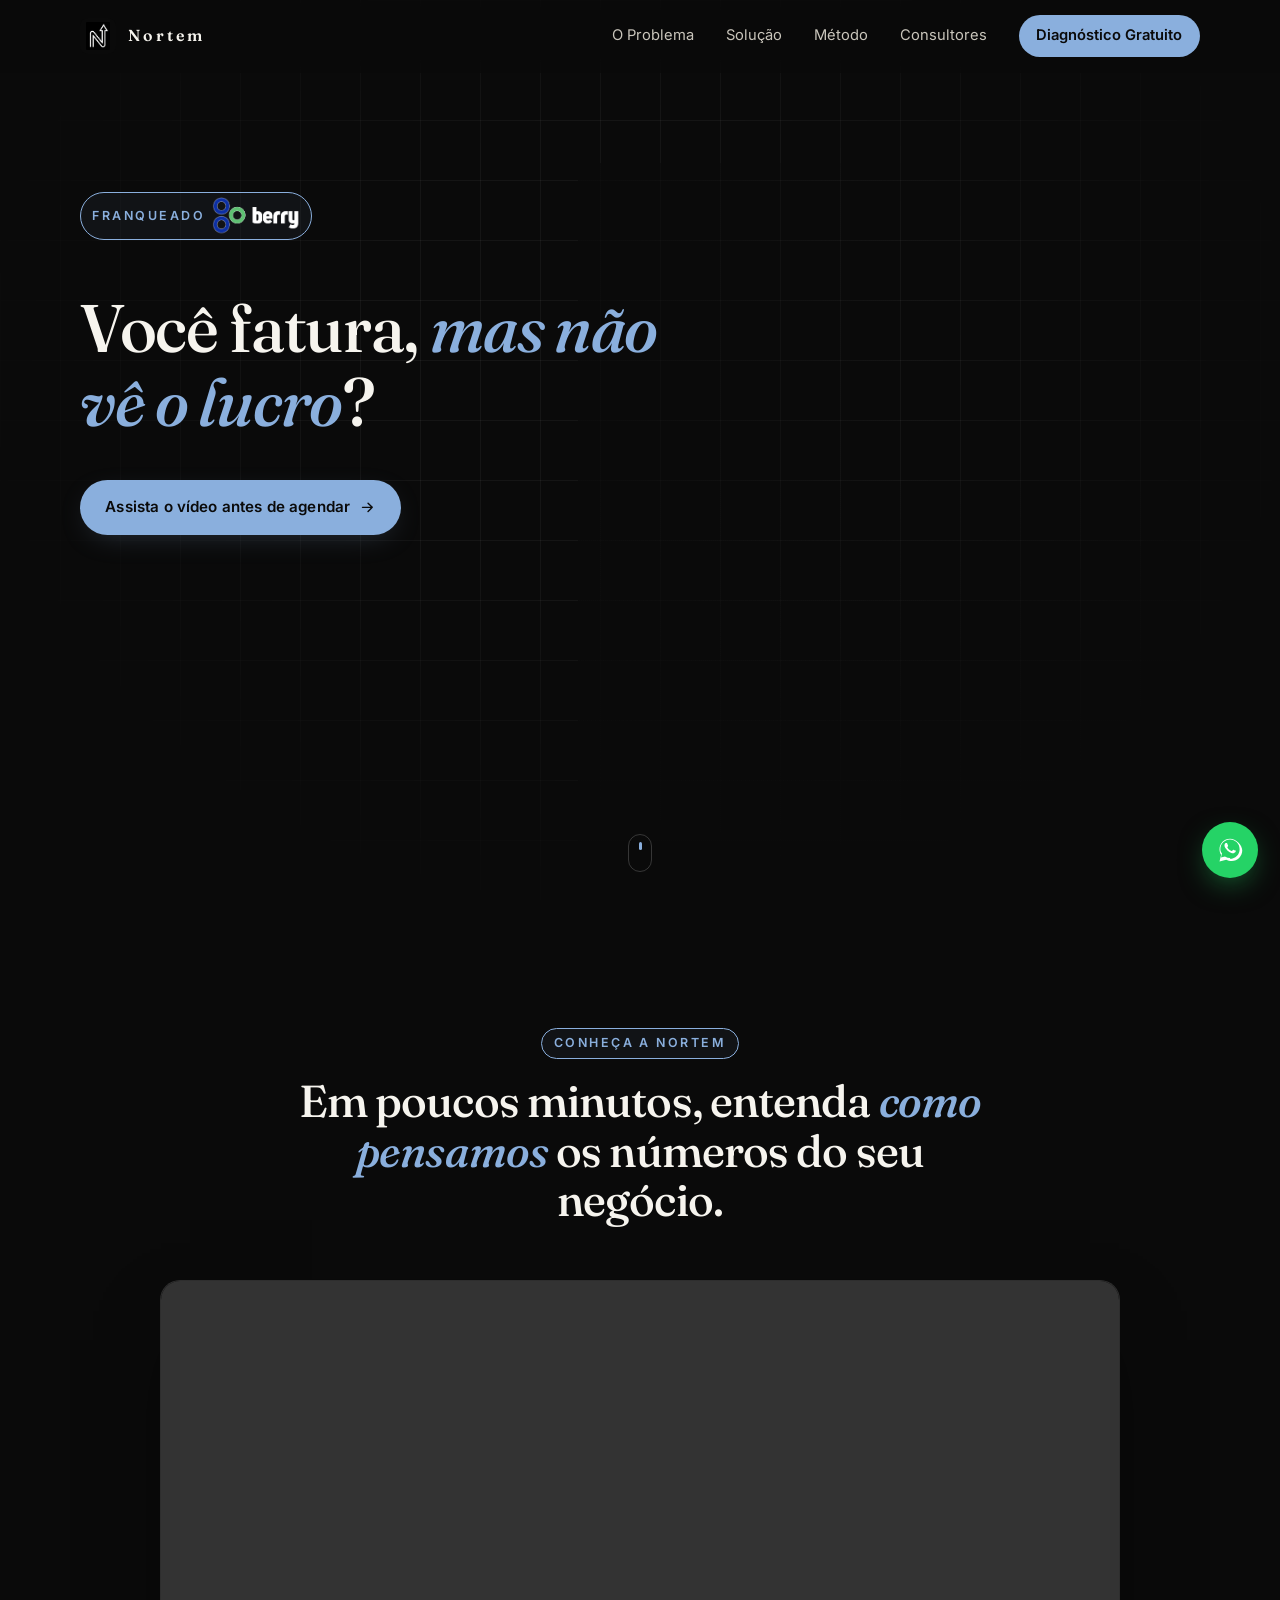
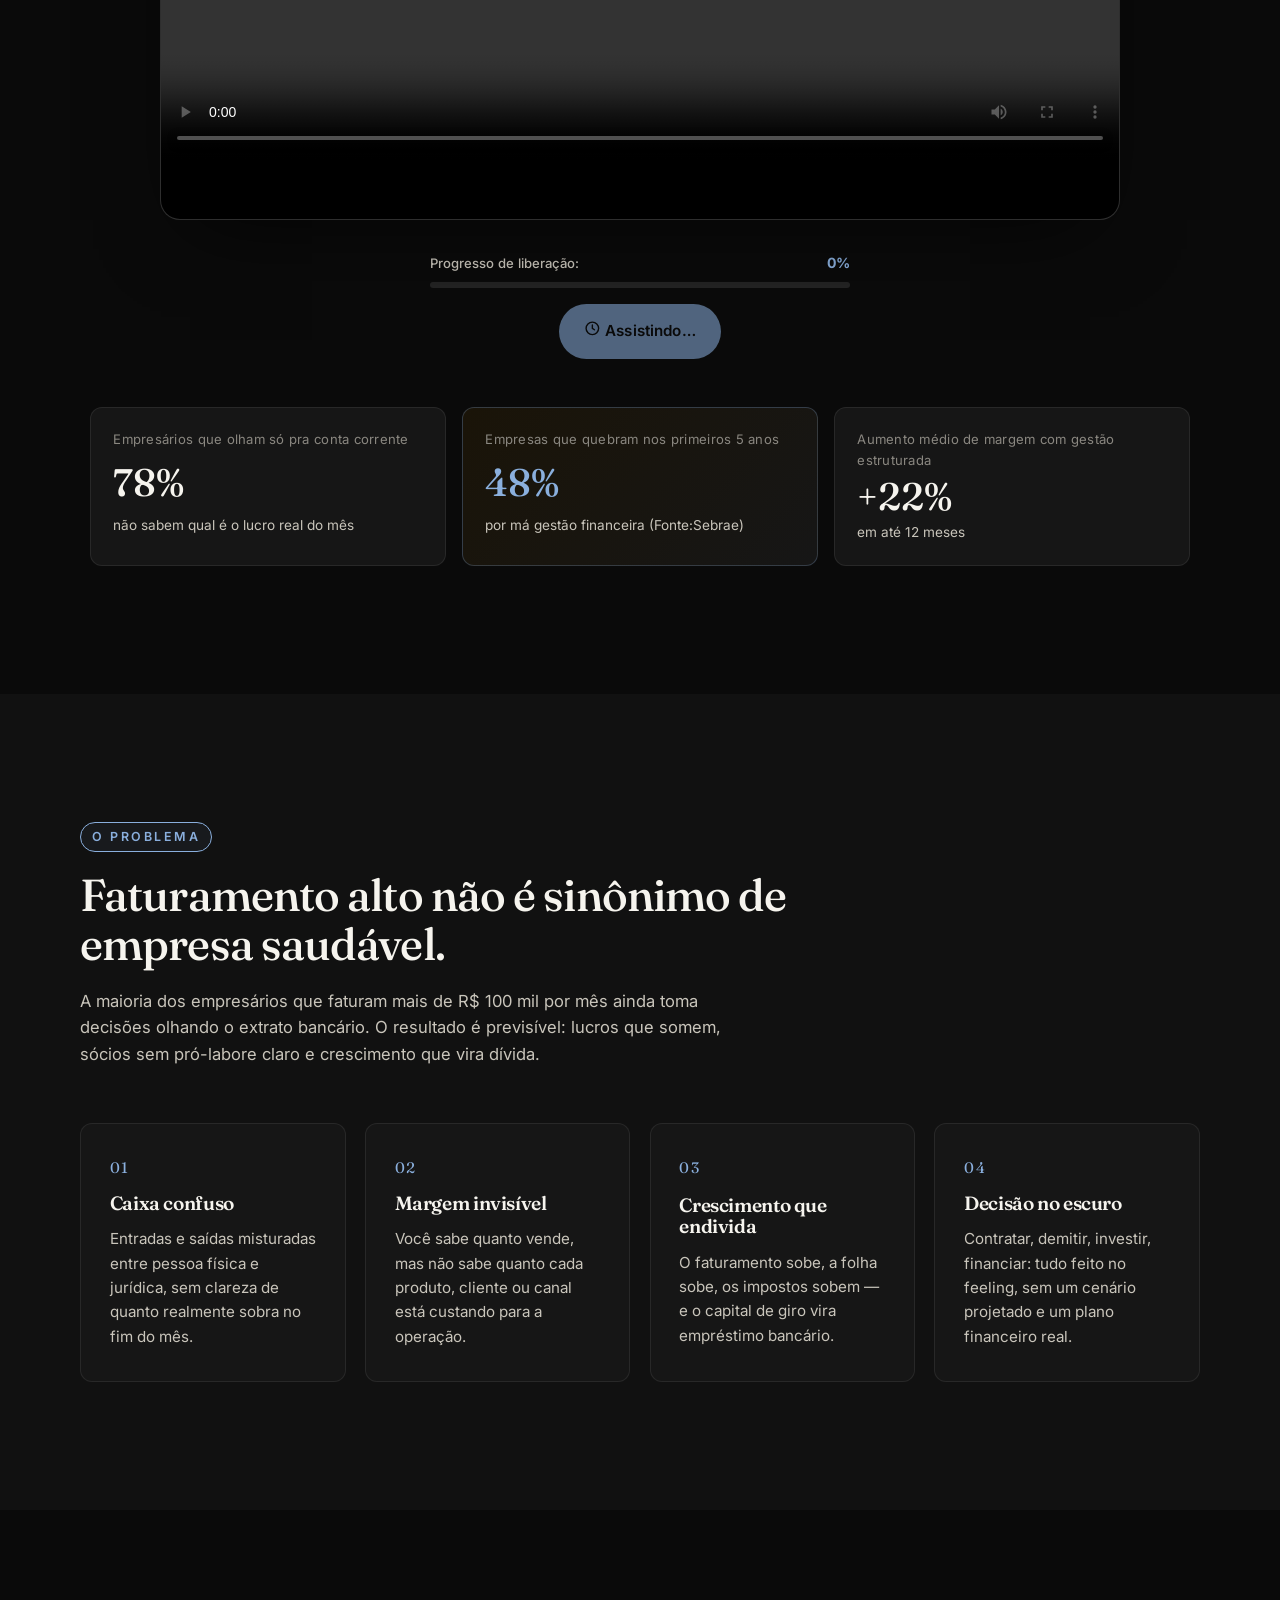
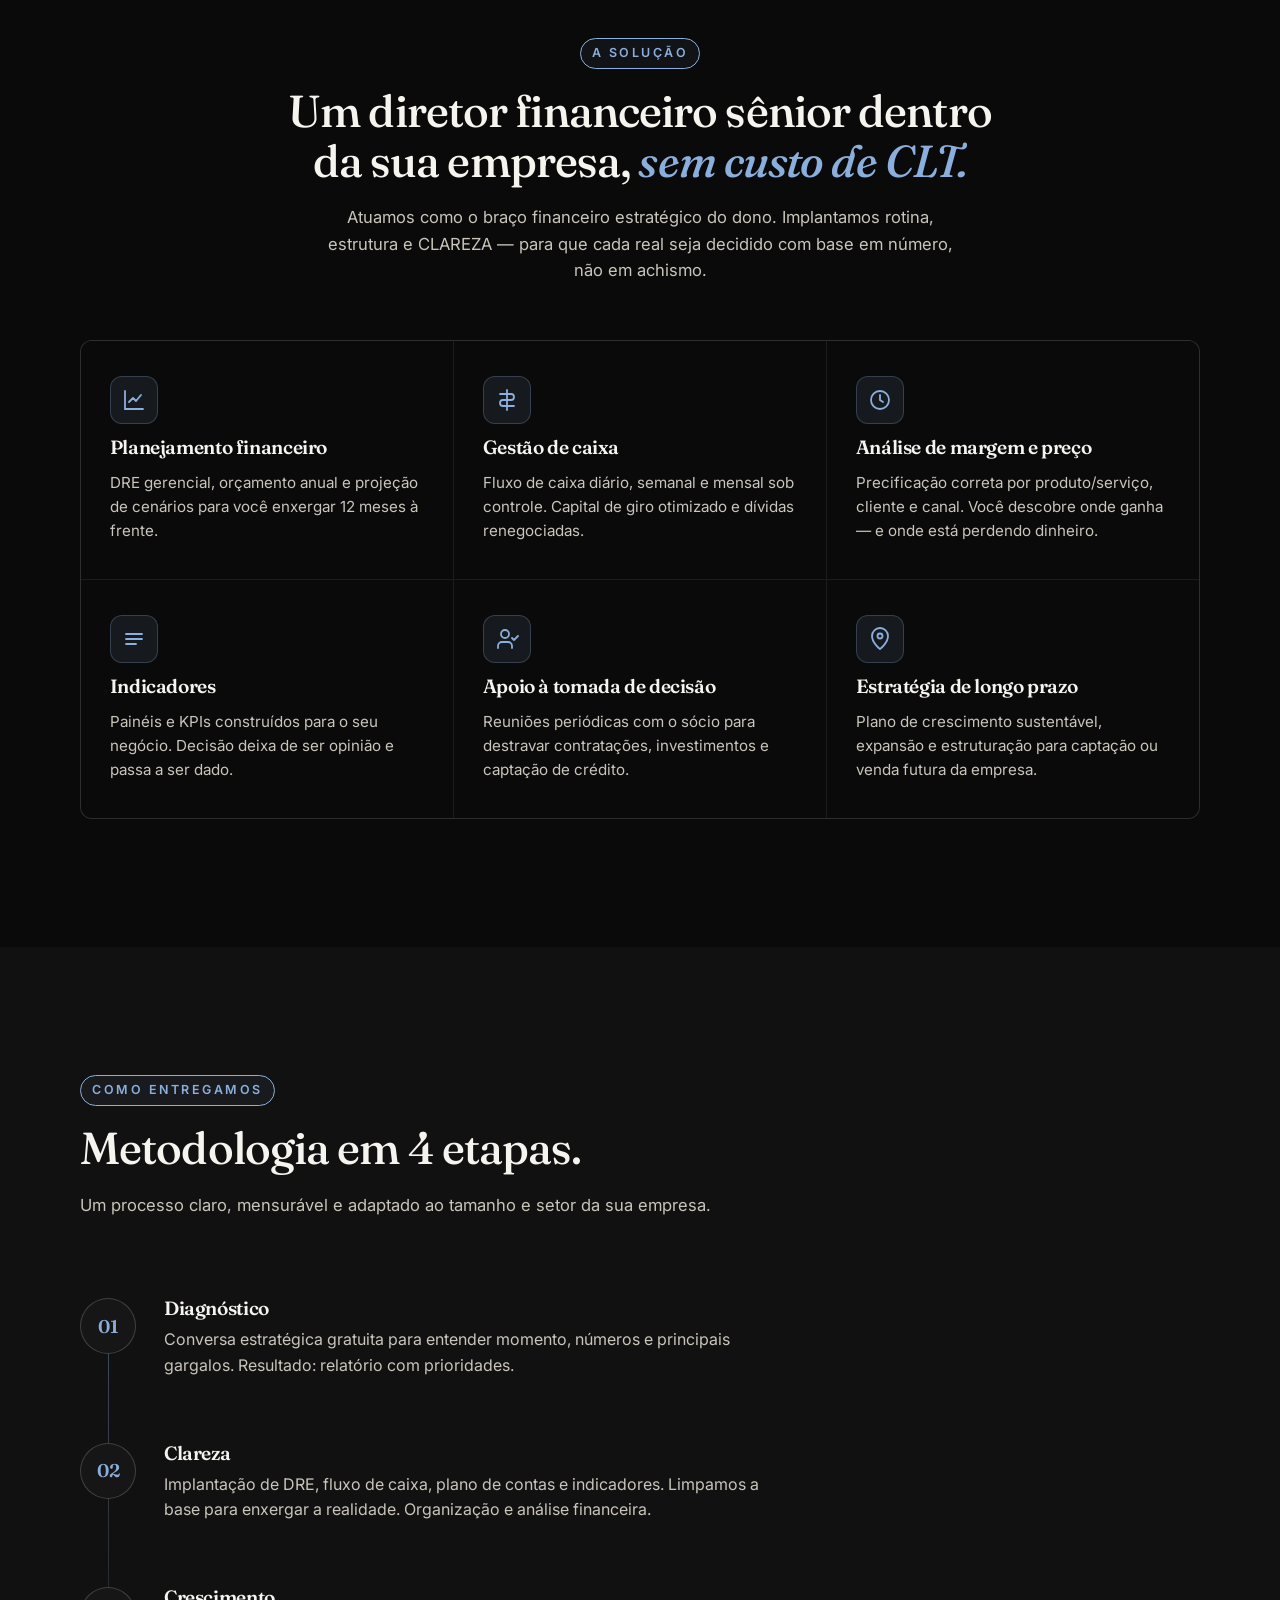
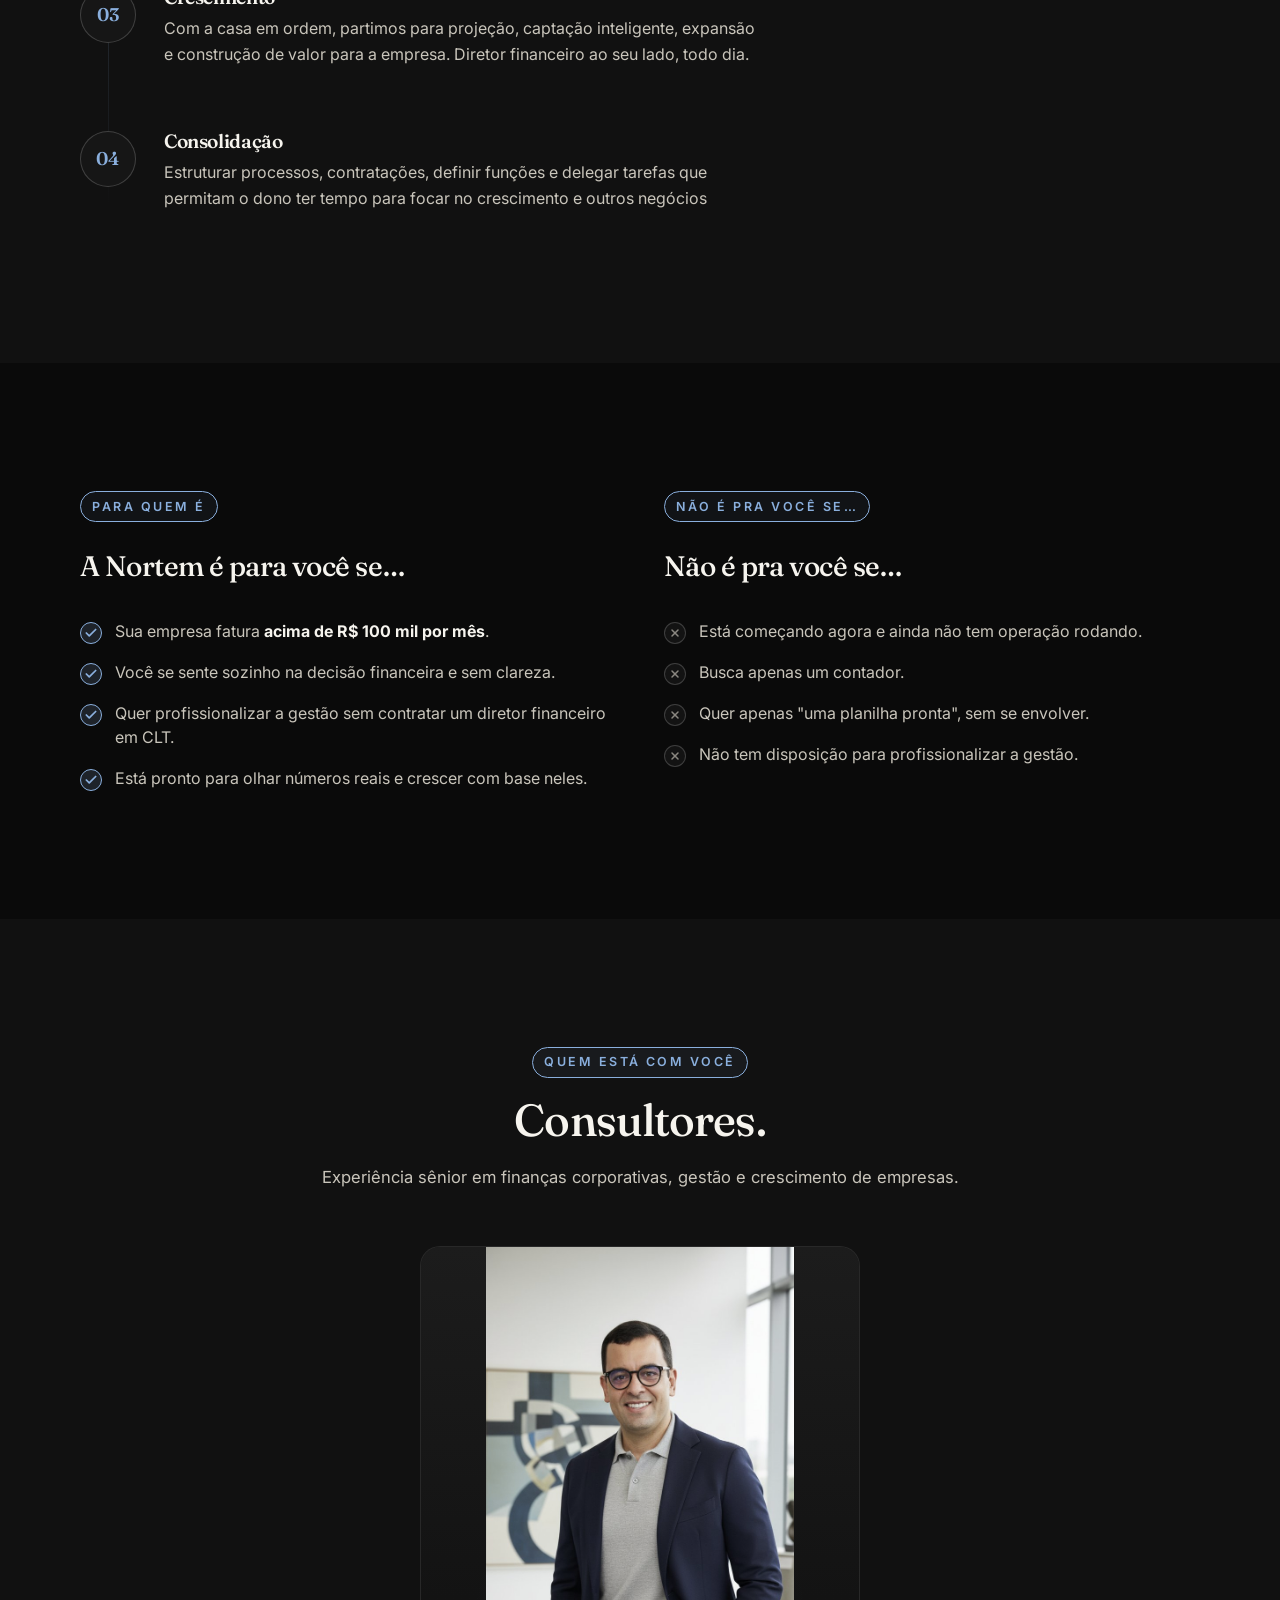
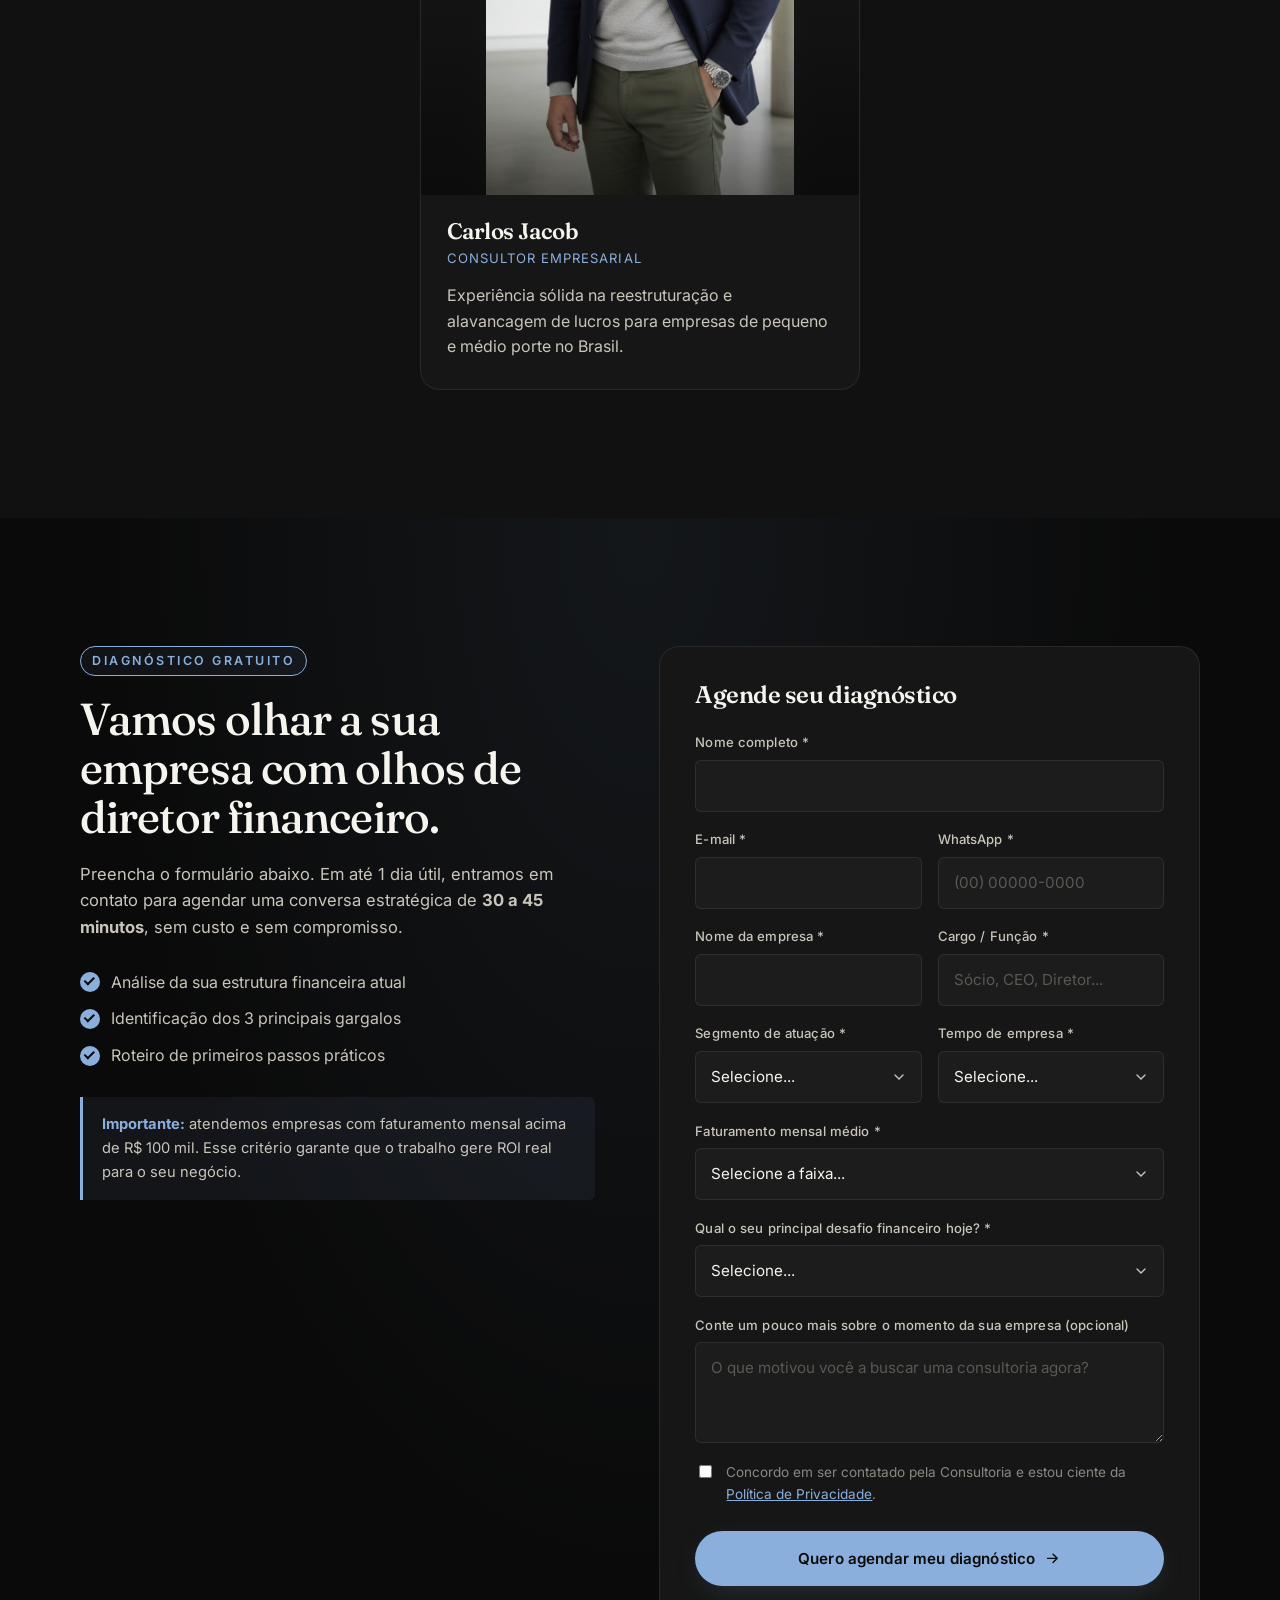
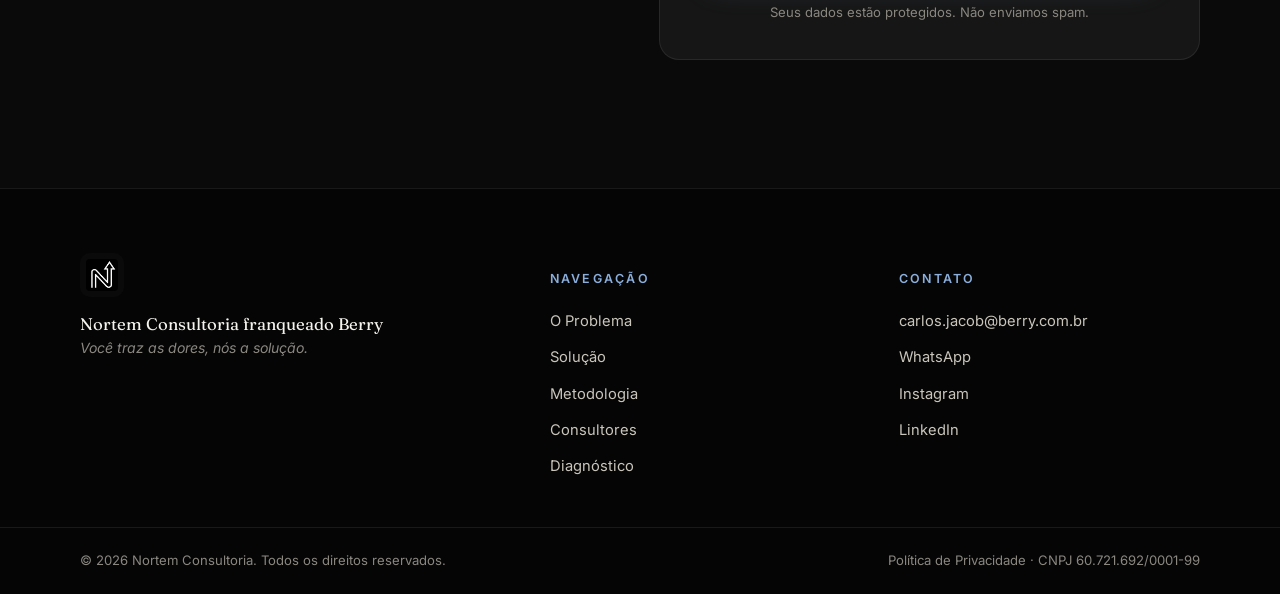
<file: index.html>
<!DOCTYPE html>
<html lang="pt-BR">
<head>
  <meta charset="UTF-8" />
  <meta name="viewport" content="width=device-width, initial-scale=1.0" />
  <meta name="description" content="Nortem Consultoria — Diretor financeiro terceirizado para empresas que faturam acima de R$ 100 mil/mês. Você fatura, mas não vê o lucro? Tenha a clareza de um diretor financeiro profissional cuidando do seu caixa. Diagnóstico gratuito." />
  <meta name="theme-color" content="#0a0a0a" />

  <!-- Open Graph -->
  <meta property="og:title" content="Nortem Consultoria — Diretor Financeiro para Empresas em Crescimento" />
  <meta property="og:description" content="Você traz as dores e nós a solução. Consultoria financeira estratégica para empresas que faturam acima de R$ 100 mil/mês." />
  <meta property="og:type" content="website" />
  <meta property="og:image" content="assets/img/logo.png" />

  <title>Nortem Consultoria — Diretor Financeiro para Empresas em Crescimento</title>

  <!-- Fontes -->
  <link rel="preconnect" href="https://fonts.googleapis.com" />
  <link rel="preconnect" href="https://fonts.gstatic.com" crossorigin />
  <link
    href="https://fonts.googleapis.com/css2?family=Fraunces:opsz,wght@9..144,300;9..144,400;9..144,500;9..144,600;9..144,700&family=Inter:wght@300;400;500;600;700&display=swap"
    rel="stylesheet"
  />

  <!-- Ícones -->
  <link rel="icon" type="image/png" href="assets/img/logo.png" />

  <!-- Estilos -->
  <link rel="stylesheet" href="assets/css/style.css" />
</head>
<body>
  <!-- Header / Nav -->
  <header class="site-header" id="siteHeader">
    <div class="container header-inner">
      <a href="#hero" class="brand" aria-label="Nortem Consultoria">
        <img src="assets/img/logo.png" alt="Logo Nortem" class="brand-logo" />
        <span class="brand-name">Nortem</span>
      </a>

      <nav class="nav-desktop" aria-label="Navegação principal">
        <a href="#problema">O Problema</a>
        <a href="#solucao">Solução</a>
        <a href="#metodologia">Método</a>
        <a href="#consultores">Consultores</a>
        <a href="#diagnostico" class="nav-cta">Diagnóstico Gratuito</a>
      </nav>

      <button class="nav-toggle" aria-label="Abrir menu" aria-expanded="false" id="navToggle">
        <span></span><span></span><span></span>
      </button>
    </div>

    <nav class="nav-mobile" id="navMobile" aria-label="Navegação mobile">
      <a href="#problema">O Problema</a>
      <a href="#solucao">Solução</a>
      <a href="#metodologia">Método</a>
      <a href="#consultores">Consultores</a>
      <a href="#diagnostico" class="nav-cta">Diagnóstico Gratuito</a>
    </nav>
  </header>

  <main>
    <!-- HERO -->
    <section class="hero" id="hero">
      <div class="hero-bg" aria-hidden="true">
        <div class="grid-lines"></div>
        <div class="glow glow-1"></div>
        <div class="glow glow-2"></div>
      </div>

      <div class="container hero-inner">
        <div class="hero-content">
          <span class="eyebrow eyebrow--with-logo">
            Franqueado
            <img src="assets/img/logo berry.png" alt="Berry Consultoria" class="berry-logo" />
          </span>
          <h1 class="hero-title">
            Você fatura, <span class="accent">mas não vê o lucro</span>?
          </h1>

          <div class="hero-cta">
            <a href="#video" class="btn btn-primary">
              Assista o vídeo antes de agendar
              <svg viewBox="0 0 24 24" fill="none" aria-hidden="true"><path d="M5 12h14M13 6l6 6-6 6" stroke="currentColor" stroke-width="2" stroke-linecap="round" stroke-linejoin="round"/></svg>
            </a>
          </div>
        </div>

        <div class="hero-figure" aria-hidden="true">
          <canvas class="hero-figure-canvas" data-hero-cutout="assets/video/carlos-hero.mp4"></canvas>
        </div>
      </div>

      <a href="#video" class="scroll-cue" aria-label="Assistir vídeo">
        <span></span>
      </a>
    </section>

    <!-- ===========================================
         VÍDEO DO YOUTUBE + MÉTRICAS
         Para trocar o vídeo: substitua o ID no atributo
         src do iframe abaixo. O ID está logo após
         "youtube.com/embed/" e antes do "?".
         Exemplo: https://www.youtube.com/watch?v=ABC123
                   → src="https://www.youtube.com/embed/ABC123"
         =========================================== -->
    <section class="section section--video" id="video">
      <div class="container">
        <div class="section-head section-head--center">
          <span class="eyebrow">Conheça a Nortem</span>
          <h2>Em poucos minutos, entenda <span class="accent">como pensamos</span> os números do seu negócio.</h2>
        </div>

        <div class="video-frame" style="margin-bottom: 2rem;">
          <video
            id="nortemVideo"
            width="100%"
            height="auto"
            controls
            controlsList="nodownload"
            preload="metadata">
            <source src="https://res.cloudinary.com/dj4qjg8wm/video/upload/q_auto/f_auto/v1780150596/Sua_empresa_fatura_mas_n%C3%A3o_sobra_dinheiro_Assiste_isso_e_pare_de_perder_tempo._-_Berry_Consultoria_Empresarial_1080p_h264_youtube_ixcbsc.mp4" type="video/mp4" />
            Seu navegador não suporta vídeos HTML5.
          </video>
        </div>

        <div class="unlock-wrap" id="unlockWrap">
          <!-- Barra de progresso visível -->
          <div class="unlock-progress-area" id="unlockProgressArea">
            <div class="unlock-progress-header">
              <span class="unlock-progress-label">Progresso de liberação:</span>
              <span class="unlock-progress-pct" id="unlockPct">0%</span>
            </div>
            <div class="unlock-track">
              <div class="unlock-fill" id="unlockFill"></div>
            </div>
          </div>

          <!-- Botão bloqueado -->
          <a href="#diagnostico" class="btn btn-primary btn-unlock locked" id="btnAgendar">
            <!-- Estado bloqueado: envolvido num span para esconder de uma vez -->
            <span class="btn-locked-content">
              <svg viewBox="0 0 24 24" fill="none" aria-hidden="true" style="width:1.1em;height:1.1em;flex-shrink:0;">
                <circle cx="12" cy="12" r="9" stroke="currentColor" stroke-width="2"/>
                <path d="M12 7v5l3 2" stroke="currentColor" stroke-width="2" stroke-linecap="round"/>
              </svg>
              Assistindo…
            </span>
            <!-- Estado desbloqueado -->
            <span class="btn-unlocked-content" style="display:none;">
              <svg viewBox="0 0 24 24" fill="none" aria-hidden="true" style="width:1.1em;height:1.1em;flex-shrink:0;">
                <path d="M20 6L9 17l-5-5" stroke="currentColor" stroke-width="2.5" stroke-linecap="round" stroke-linejoin="round"/>
              </svg>
              Agendar Diagnóstico Gratuito
              <svg viewBox="0 0 24 24" fill="none" aria-hidden="true" style="width:1.1em;height:1.1em;"><path d="M5 12h14M13 6l6 6-6 6" stroke="currentColor" stroke-width="2" stroke-linecap="round" stroke-linejoin="round"/></svg>
            </span>
          </a>
        </div>

        <div class="video-metrics">
          <div class="metric-card">
            <span class="metric-label">Empresários que olham só pra conta corrente</span>
            <strong class="metric-value"><span data-counter="78">0</span>%</strong>
            <span class="metric-note">não sabem qual é o lucro real do mês</span>
          </div>
          <div class="metric-card metric-card--alt">
            <span class="metric-label">Empresas que quebram nos primeiros 5 anos</span>
            <strong class="metric-value"><span data-counter="48">0</span>%</strong>
            <span class="metric-note">por má gestão financeira (Fonte:Sebrae)</span>
          </div>
          <div class="metric-card">
            <span class="metric-label">Aumento médio de margem com gestão estruturada</span>
            <strong class="metric-value">+<span data-counter="22">0</span>%</strong>
            <span class="metric-note">em até 12 meses</span>
          </div>
        </div>
      </div>
    </section>

    <!-- PROBLEMA -->
    <section class="section section--dark" id="problema">
      <div class="container">
        <div class="section-head">
          <span class="eyebrow">O problema</span>
          <h2>Faturamento alto não é sinônimo de empresa saudável.</h2>
          <p class="lead">
            A maioria dos empresários que faturam mais de R$ 100 mil por mês ainda toma decisões olhando o extrato bancário. O resultado é previsível: lucros que somem, sócios sem pró-labore claro e crescimento que vira dívida.
          </p>
        </div>

        <div class="cards-grid">
          <article class="problem-card">
            <span class="card-num">01</span>
            <h3>Caixa confuso</h3>
            <p>Entradas e saídas misturadas entre pessoa física e jurídica, sem clareza de quanto realmente sobra no fim do mês.</p>
          </article>
          <article class="problem-card">
            <span class="card-num">02</span>
            <h3>Margem invisível</h3>
            <p>Você sabe quanto vende, mas não sabe quanto cada produto, cliente ou canal está custando para a operação.</p>
          </article>
          <article class="problem-card">
            <span class="card-num">03</span>
            <h3>Crescimento que endivida</h3>
            <p>O faturamento sobe, a folha sobe, os impostos sobem — e o capital de giro vira empréstimo bancário.</p>
          </article>
          <article class="problem-card">
            <span class="card-num">04</span>
            <h3>Decisão no escuro</h3>
            <p>Contratar, demitir, investir, financiar: tudo feito no feeling, sem um cenário projetado e um plano financeiro real.</p>
          </article>
        </div>
      </div>
    </section>

    <!-- SOLUÇÃO -->
    <section class="section" id="solucao">
      <div class="container">
        <div class="section-head section-head--center">
          <span class="eyebrow">A solução</span>
          <h2>Um diretor financeiro sênior dentro da sua empresa, <span class="accent">sem custo de CLT.</span></h2>
          <p class="lead">
            Atuamos como o braço financeiro estratégico do dono. Implantamos rotina, estrutura e CLAREZA — para que cada real seja decidido com base em número, não em achismo.
          </p>
        </div>

        <div class="solution-grid">
          <div class="solution-item">
            <div class="solution-icon" aria-hidden="true">
              <svg viewBox="0 0 24 24" fill="none"><path d="M3 3v18h18" stroke="currentColor" stroke-width="1.8" stroke-linecap="round"/><path d="M7 14l4-4 3 3 5-6" stroke="currentColor" stroke-width="1.8" stroke-linecap="round" stroke-linejoin="round"/></svg>
            </div>
            <h3>Planejamento financeiro</h3>
            <p>DRE gerencial, orçamento anual e projeção de cenários para você enxergar 12 meses à frente.</p>
          </div>

          <div class="solution-item">
            <div class="solution-icon" aria-hidden="true">
              <svg viewBox="0 0 24 24" fill="none"><path d="M12 2v20M5 6h11a3 3 0 010 6H8a3 3 0 000 6h11" stroke="currentColor" stroke-width="1.8" stroke-linecap="round"/></svg>
            </div>
            <h3>Gestão de caixa</h3>
            <p>Fluxo de caixa diário, semanal e mensal sob controle. Capital de giro otimizado e dívidas renegociadas.</p>
          </div>

          <div class="solution-item">
            <div class="solution-icon" aria-hidden="true">
              <svg viewBox="0 0 24 24" fill="none"><circle cx="12" cy="12" r="9" stroke="currentColor" stroke-width="1.8"/><path d="M12 7v5l3 2" stroke="currentColor" stroke-width="1.8" stroke-linecap="round"/></svg>
            </div>
            <h3>Análise de margem e preço</h3>
            <p>Precificação correta por produto/serviço, cliente e canal. Você descobre onde ganha — e onde está perdendo dinheiro.</p>
          </div>

          <div class="solution-item">
            <div class="solution-icon" aria-hidden="true">
              <svg viewBox="0 0 24 24" fill="none"><path d="M4 7h16M4 12h16M4 17h10" stroke="currentColor" stroke-width="1.8" stroke-linecap="round"/></svg>
            </div>
            <h3>Indicadores</h3>
            <p>Painéis e KPIs construídos para o seu negócio. Decisão deixa de ser opinião e passa a ser dado.</p>
          </div>

          <div class="solution-item">
            <div class="solution-icon" aria-hidden="true">
              <svg viewBox="0 0 24 24" fill="none"><path d="M3 21v-2a4 4 0 014-4h6a4 4 0 014 4v2" stroke="currentColor" stroke-width="1.8" stroke-linecap="round"/><circle cx="10" cy="7" r="4" stroke="currentColor" stroke-width="1.8"/><path d="M17 11l2 2 4-4" stroke="currentColor" stroke-width="1.8" stroke-linecap="round" stroke-linejoin="round"/></svg>
            </div>
            <h3>Apoio à tomada de decisão</h3>
            <p>Reuniões periódicas com o sócio para destravar contratações, investimentos e captação de crédito.</p>
          </div>

          <div class="solution-item">
            <div class="solution-icon" aria-hidden="true">
              <svg viewBox="0 0 24 24" fill="none"><path d="M12 22s8-6 8-13a8 8 0 10-16 0c0 7 8 13 8 13z" stroke="currentColor" stroke-width="1.8" stroke-linejoin="round"/><circle cx="12" cy="9" r="2.5" stroke="currentColor" stroke-width="1.8"/></svg>
            </div>
            <h3>Estratégia de longo prazo</h3>
            <p>Plano de crescimento sustentável, expansão e estruturação para captação ou venda futura da empresa.</p>
          </div>
        </div>
      </div>
    </section>

    <!-- METODOLOGIA -->
    <section class="section section--dark" id="metodologia">
      <div class="container">
        <div class="section-head">
          <span class="eyebrow">Como entregamos</span>
          <h2>Metodologia em 4 etapas.</h2>
          <p class="lead">Um processo claro, mensurável e adaptado ao tamanho e setor da sua empresa.</p>
        </div>

        <ol class="timeline">
          <li class="timeline-step">
            <span class="step-num">01</span>
            <div class="step-body">
              <h3>Diagnóstico</h3>
              <p>Conversa estratégica gratuita para entender momento, números e principais gargalos. Resultado: relatório com prioridades.</p>
            </div>
          </li>
          <li class="timeline-step">
            <span class="step-num">02</span>
            <div class="step-body">
              <h3>Clareza</h3>
              <p>Implantação de DRE, fluxo de caixa, plano de contas e indicadores. Limpamos a base para enxergar a realidade. Organização e análise financeira.</p>
            </div>
          </li>
          <li class="timeline-step">
            <span class="step-num">03</span>
            <div class="step-body">
              <h3>Crescimento</h3>
              <p>Com a casa em ordem, partimos para projeção, captação inteligente, expansão e construção de valor para a empresa. Diretor financeiro ao seu lado, todo dia.</p>
            </div>
          </li>
          <li class="timeline-step">
            <span class="step-num">04</span>
            <div class="step-body">
              <h3>Consolidação</h3>
              <p>Estruturar processos, contratações, definir funções e delegar tarefas que permitam o dono ter tempo para focar no crescimento e outros negócios</p>
            </div>
          </li>
        </ol>
      </div>
    </section>

    <!-- PARA QUEM É -->
    <section class="section" id="para-quem">
      <div class="container fit-grid">
        <div class="fit-col">
          <span class="eyebrow">Para quem é</span>
          <h2>A Nortem é para você se…</h2>
          <ul class="check-list check-list--yes">
            <li><span>Sua empresa fatura <strong>acima de R$ 100 mil por mês</strong>.</span></li>
            <li><span>Você se sente sozinho na decisão financeira e sem clareza.</span></li>
            <li><span>Quer profissionalizar a gestão sem contratar um diretor financeiro em CLT.</span></li>
            <li><span>Está pronto para olhar números reais e crescer com base neles.</span></li>
          </ul>
        </div>
        <div class="fit-col fit-col--alt">
          <span class="eyebrow">Não é pra você se…</span>
          <h2>Não é pra você se…</h2>
          <ul class="check-list check-list--no">
            <li><span>Está começando agora e ainda não tem operação rodando.</span></li>
            <li><span>Busca apenas um contador.</span></li>
            <li><span>Quer apenas "uma planilha pronta", sem se envolver.</span></li>
            <li><span>Não tem disposição para profissionalizar a gestão.</span></li>
          </ul>
        </div>
      </div>
    </section>

    <!-- CONSULTORES -->
    <section class="section section--dark" id="consultores">
      <div class="container">
        <div class="section-head section-head--center">
          <span class="eyebrow">Quem está com você</span>
          <h2>Consultores.</h2>
          <p class="lead">Experiência sênior em finanças corporativas, gestão e crescimento de empresas.</p>
        </div>

        <div class="consultants">
          <article class="consultant-card">
            <div class="consultant-photo">
              <img src="assets/img/carlos.png" alt="Carlos Jacob — Consultor Empresarial" />
            </div>
            <div class="consultant-info">
              <h3>Carlos Jacob</h3>
              <span class="role">Consultor Empresarial</span>
              <p>Experiência sólida na reestruturação e alavancagem de lucros para empresas de pequeno e médio porte no Brasil.</p>
            </div>
          </article>

          <!-- Card do consultor Danilo Pires ocultado temporariamente
          <article class="consultant-card">
            <div class="consultant-photo">
              <img src="assets/img/danilo.png" alt="Danilo Pires — Consultor Empresarial" />
            </div>
            <div class="consultant-info">
              <h3>Danilo Pires</h3>
              <span class="role">Consultor Empresarial</span>
              <p>Especialista em finanças, auxiliando empresários a não apenas sobreviverem, mas escalarem de forma saudável.</p>
            </div>
          </article>
          -->
        </div>
      </div>
    </section>

    <!-- DIAGNÓSTICO / FORMULÁRIO -->
    <section class="section section--cta" id="diagnostico">
      <div class="container form-wrap">
        <div class="form-intro">
          <span class="eyebrow">Diagnóstico gratuito</span>
          <h2>Vamos olhar a sua empresa com olhos de diretor financeiro.</h2>
          <p class="lead">
            Preencha o formulário abaixo. Em até 1 dia útil, entramos em contato para agendar uma conversa estratégica de <strong>30 a 45 minutos</strong>, sem custo e sem compromisso.
          </p>

          <ul class="form-benefits">
            <li><span class="check"></span><span>Análise da sua estrutura financeira atual</span></li>
            <li><span class="check"></span><span>Identificação dos 3 principais gargalos</span></li>
            <li><span class="check"></span><span>Roteiro de primeiros passos práticos</span></li>
          </ul>

          <p class="form-note">
            <strong>Importante:</strong> atendemos empresas com faturamento mensal acima de R$ 100 mil. Esse critério garante que o trabalho gere ROI real para o seu negócio.
          </p>
        </div>

        <form class="lead-form" id="leadForm" novalidate>
          <!-- honeypot anti-robô: invisível para pessoas; se vier preenchido o CRM descarta -->
          <div aria-hidden="true" style="position:absolute;left:-9999px;width:1px;height:1px;overflow:hidden"><label>Não preencha<input type="text" name="website" tabindex="-1" autocomplete="off"></label></div>
          <h3 class="form-title">Agende seu diagnóstico</h3>

          <div class="form-row">
            <label>
              <span>Nome completo *</span>
              <input type="text" name="nome" required autocomplete="name" />
            </label>
          </div>

          <div class="form-row form-row--2">
            <label>
              <span>E-mail *</span>
              <input type="email" name="email" required autocomplete="email" />
            </label>
            <label>
              <span>WhatsApp *</span>
              <input type="tel" name="whatsapp" required autocomplete="tel" placeholder="(00) 00000-0000" />
              <span class="phone-error" id="phoneError" hidden></span>
            </label>
          </div>

          <div class="form-row form-row--2">
            <label>
              <span>Nome da empresa *</span>
              <input type="text" name="empresa" required autocomplete="organization" />
            </label>
            <label>
              <span>Cargo / Função *</span>
              <input type="text" name="cargo" required autocomplete="organization-title" placeholder="Sócio, CEO, Diretor..." />
            </label>
          </div>

          <div class="form-row form-row--2">
            <label>
              <span>Segmento de atuação *</span>
              <select name="segmento" required>
                <option value="">Selecione...</option>
                <option>Comércio / Varejo</option>
                <option>Indústria</option>
                <option>Serviços</option>
                <option>Restaurantes</option>
                <option>Tecnologia / SaaS</option>
                <option>Construção civil</option>
                <option>Saúde</option>
                <option>Agronegócio</option>
                <option>Educação</option>
                <option>Outro</option>
              </select>
            </label>
            <label>
              <span>Tempo de empresa *</span>
              <select name="tempo_empresa" required>
                <option value="">Selecione...</option>
                <option>Menos de 1 ano</option>
                <option>De 1 a 3 anos</option>
                <option>De 3 a 5 anos</option>
                <option>De 5 a 10 anos</option>
                <option>Mais de 10 anos</option>
              </select>
            </label>
          </div>

          <div class="form-row">
            <label>
              <span>Faturamento mensal médio *</span>
              <select name="faturamento" required id="faturamento">
                <option value="">Selecione a faixa...</option>
                <option value="ate_30k">Até R$ 30 mil</option>
                <option value="31k_50k">De R$ 31 mil a R$ 50 mil</option>
                <option value="51k_70k">De R$ 51 mil a R$ 70 mil</option>
                <option value="71k_100k">De R$ 71 mil a R$ 100 mil</option>
                <option value="100k_300k">De R$ 100 mil a R$ 300 mil</option>
                <option value="301k_1m">De R$ 301 mil a R$ 1 milhão</option>
                <option value="1m_5m">De R$ 1 milhão a R$ 5 milhões</option>
                <option value="acima_5m">Acima de R$ 5 milhões</option>
              </select>
            </label>
          </div>

          <div class="form-row">
            <label>
              <span>Qual o seu principal desafio financeiro hoje? *</span>
              <select name="desafio" required>
                <option value="">Selecione...</option>
                <option>Falta de visibilidade do lucro real</option>
                <option>Fluxo de caixa apertado</option>
                <option>Margens em queda</option>
                <option>Endividamento alto</option>
                <option>Precificação confusa</option>
                <option>Crescer sem perder controle</option>
                <option>Preparar a empresa para captação/venda</option>
                <option>Outro</option>
              </select>
            </label>
          </div>

          <div class="form-row">
            <label>
              <span>Conte um pouco mais sobre o momento da sua empresa (opcional)</span>
              <textarea name="mensagem" rows="3" placeholder="O que motivou você a buscar uma consultoria agora?"></textarea>
            </label>
          </div>

          <label class="form-consent">
            <input type="checkbox" name="consent" required />
            <span>Concordo em ser contatado pela Consultoria e estou ciente da <a href="#">Política de Privacidade</a>.</span>
          </label>

          <button type="submit" class="btn btn-primary btn-block">
            Quero agendar meu diagnóstico
            <svg viewBox="0 0 24 24" fill="none" aria-hidden="true"><path d="M5 12h14M13 6l6 6-6 6" stroke="currentColor" stroke-width="2" stroke-linecap="round" stroke-linejoin="round"/></svg>
          </button>

          <p class="form-foot">Seus dados estão protegidos. Não enviamos spam.</p>

          <!-- Mensagens de retorno -->
          <div class="form-msg form-msg--success" id="formSuccess" hidden>
            <strong>Recebemos seus dados!</strong>
            <span>Em até 1 dia útil entraremos em contato pelo WhatsApp informado.</span>
          </div>
          <div class="form-msg form-msg--warning" id="formWarning" hidden>
            <strong>Recebemos seu interesse, obrigado!</strong>
            <span>Hoje nosso foco está em empresas com faturamento acima de R$ 100 mil/mês. Mesmo assim, vamos analisar seu caso e retornar com orientações.</span>
          </div>
          <div class="form-msg form-msg--error" id="formError" hidden>
            <strong>Não foi possível enviar agora.</strong>
            <span>Tente novamente ou nos chame direto no WhatsApp.</span>
          </div>
        </form>
      </div>
    </section>
  </main>

  <!-- FOOTER -->
  <footer class="site-footer">
    <div class="container footer-inner">
      <div class="footer-brand">
        <img src="assets/img/logo.png" alt="Logo Nortem" />
        <p>Nortem Consultoria franqueado Berry<br /><span>Você traz as dores, nós a solução.</span></p>
      </div>

      <div class="footer-links">
        <h4>Navegação</h4>
        <a href="#problema">O Problema</a>
        <a href="#solucao">Solução</a>
        <a href="#metodologia">Metodologia</a>
        <a href="#consultores">Consultores</a>
        <a href="#diagnostico">Diagnóstico</a>
      </div>

      <div class="footer-contact">
        <h4>Contato</h4>
        <a href="mailto:carlos.jacob@berry.com.br">carlos.jacob@berry.com.br</a>
        <a href="https://wa.me/5587996050090" target="_blank" rel="noopener">WhatsApp</a>
        <a href="https://www.instagram.com/carlosjacob.consultoria/" target="_blank" rel="noopener">Instagram</a>
        <a href="https://www.linkedin.com/in/carlos-eduardo-jacob-pinto-44269022/?isSelfProfile=false" target="_blank" rel="noopener">LinkedIn</a>
      </div>
    </div>

    <div class="footer-bottom">
      <div class="container">
        <span>© <span id="year"></span> Nortem Consultoria. Todos os direitos reservados.</span>
        <span><a href="privacidade.html">Política de Privacidade</a> · CNPJ 60.721.692/0001-99</span>
      </div>
    </div>
  </footer>

  <!-- WhatsApp flutuante -->
  <a href="https://wa.me/5587996050090" class="wa-float" target="_blank" rel="noopener" aria-label="Falar no WhatsApp">
    <svg viewBox="0 0 32 32" aria-hidden="true">
      <path d="M16 3C9.4 3 4 8.4 4 15c0 2.4.7 4.6 1.9 6.5L4 29l7.7-2c1.8 1 3.9 1.5 6.1 1.5h.2c6.6 0 12-5.4 12-12S22.6 3 16 3zm0 22c-1.9 0-3.7-.5-5.3-1.4l-.4-.2-4.6 1.2 1.2-4.5-.2-.4C5.5 18.2 5 16.6 5 15c0-6.1 4.9-11 11-11s11 4.9 11 11-4.9 11-11 11zm6.2-8.3c-.3-.2-1.9-.9-2.2-1-.3-.1-.5-.2-.7.2-.2.3-.8 1-1 1.2-.2.2-.4.2-.7.1-.3-.2-1.4-.5-2.7-1.7-1-.9-1.7-2-1.9-2.3-.2-.3 0-.5.1-.7.1-.1.3-.4.4-.6.1-.2.2-.3.3-.5.1-.2 0-.4 0-.6 0-.2-.7-1.7-1-2.3-.3-.6-.5-.5-.7-.5h-.6c-.2 0-.5.1-.8.4-.3.3-1 1-1 2.5s1.1 2.9 1.3 3.1c.2.2 2.2 3.4 5.4 4.8 3.2 1.3 3.2.9 3.8.8.6-.1 1.9-.8 2.2-1.5.3-.7.3-1.3.2-1.5-.1-.1-.3-.2-.6-.4z" fill="currentColor"/>
    </svg>
  </a>

  <script src="assets/js/video-cutout.js" defer></script>
  <script src="assets/js/script.js" defer></script>
</body>
</html>
</file>
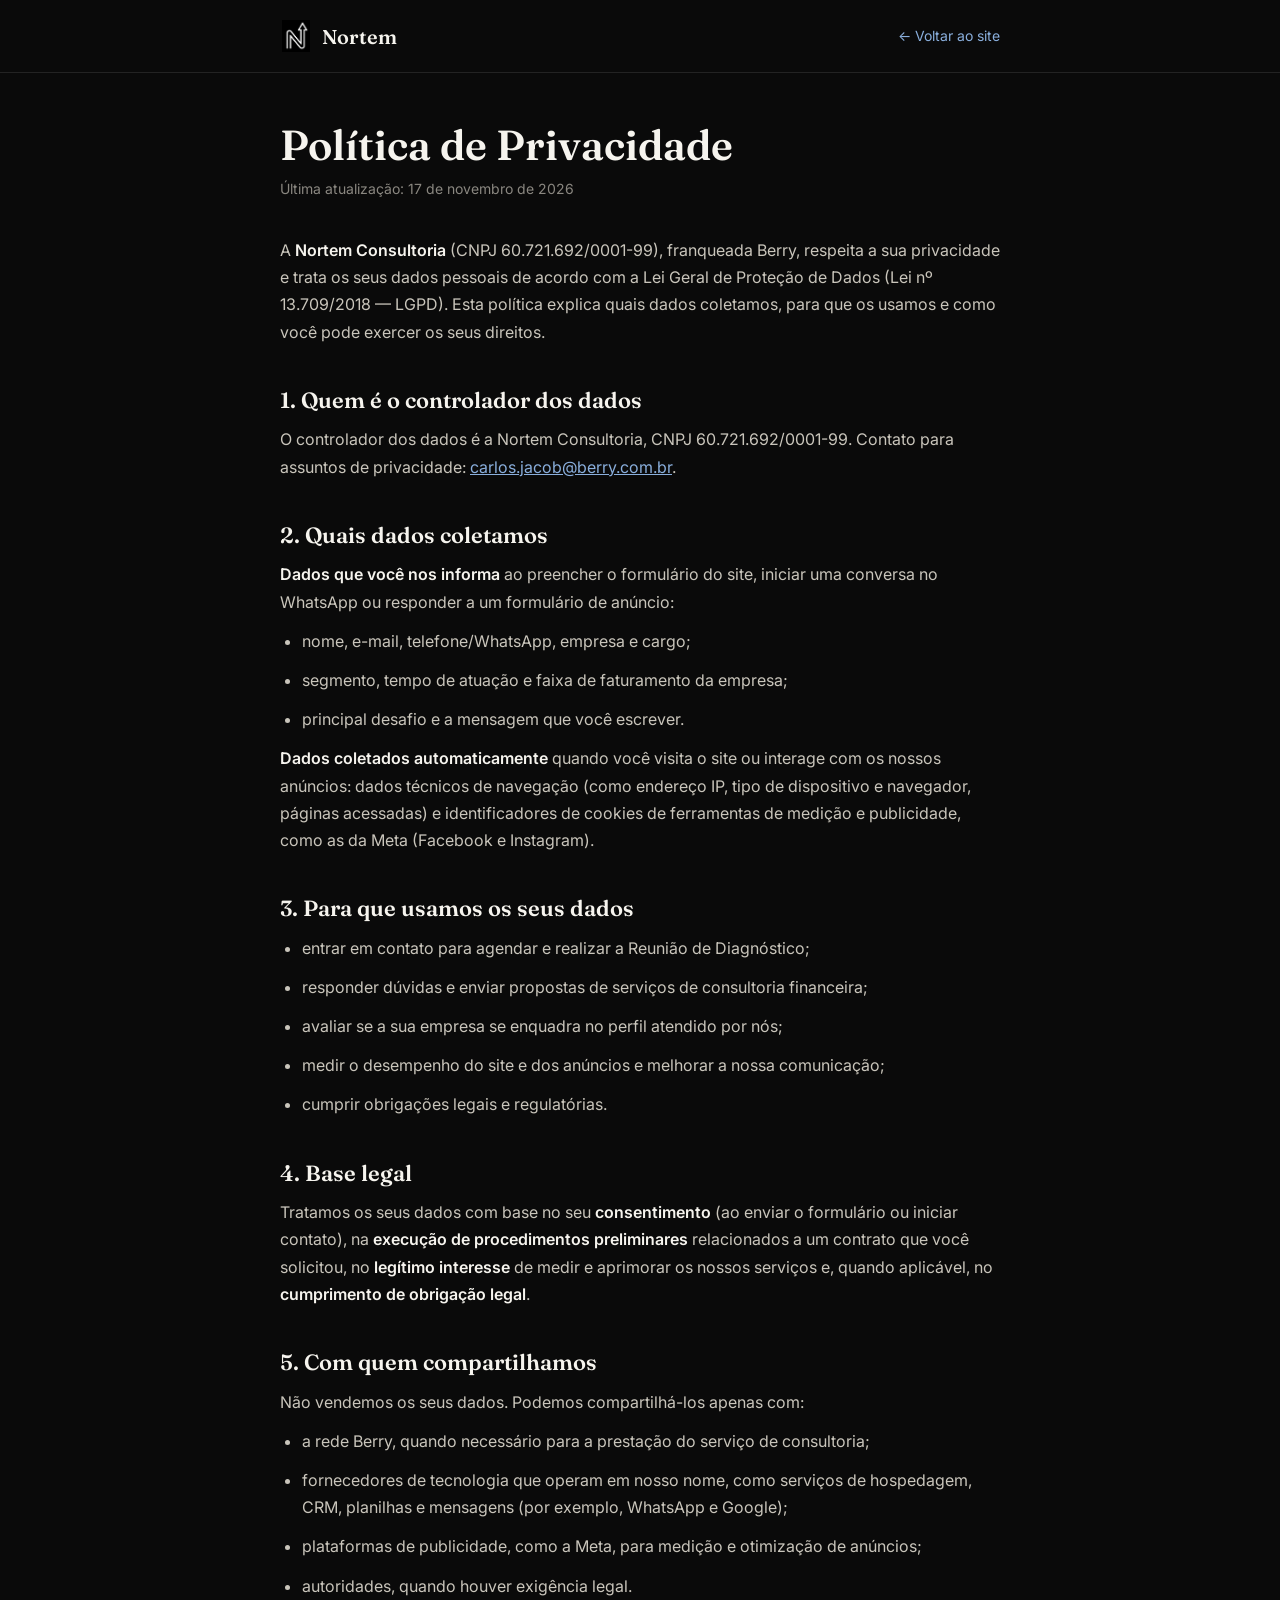
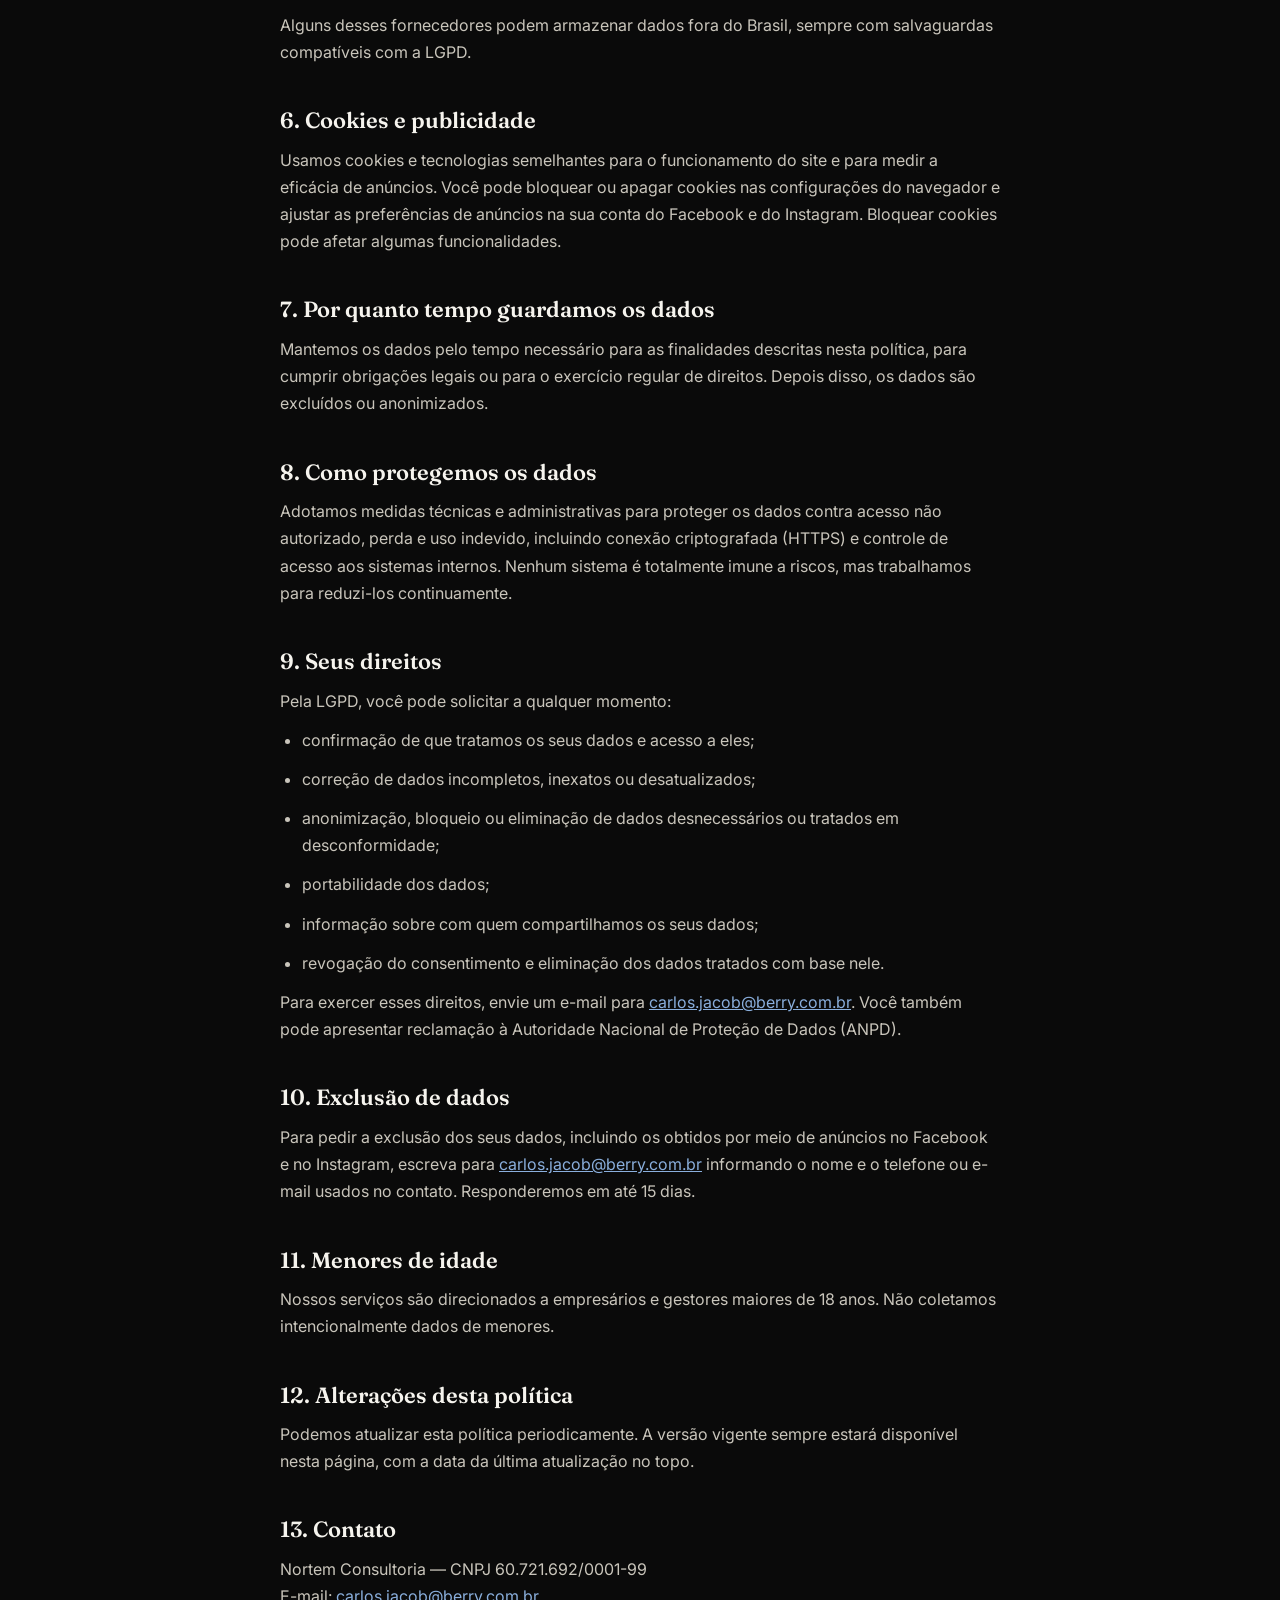
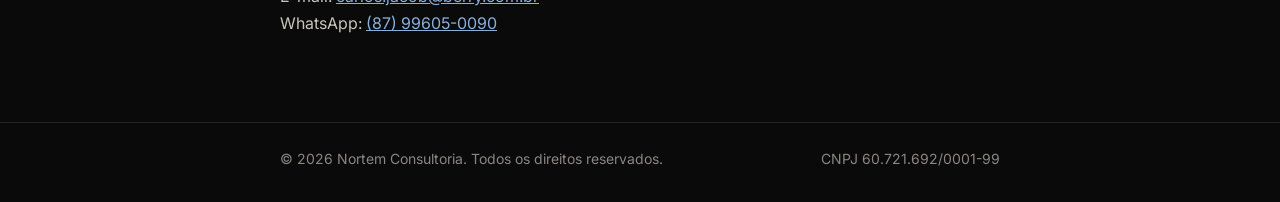
<file: privacidade.html>
<!DOCTYPE html>
<html lang="pt-BR">
<head>
  <meta charset="UTF-8" />
  <meta name="viewport" content="width=device-width, initial-scale=1.0" />
  <meta name="theme-color" content="#0a0a0a" />
  <meta name="description" content="Política de Privacidade da Nortem Consultoria: como coletamos, usamos e protegemos seus dados pessoais, em conformidade com a LGPD." />
  <title>Política de Privacidade — Nortem Consultoria</title>
  <link rel="icon" type="image/png" href="assets/img/logo.png" />
  <link rel="preconnect" href="https://fonts.googleapis.com" />
  <link rel="preconnect" href="https://fonts.gstatic.com" crossorigin />
  <link href="https://fonts.googleapis.com/css2?family=Fraunces:opsz,wght@9..144,400;9..144,600&family=Inter:wght@400;500;600&display=swap" rel="stylesheet" />
  <style>
    :root {
      --bg: #0a0a0a; --fg: #f6f4ee; --fg-soft: #c9c5bb; --fg-muted: #8a8780;
      --line: rgba(255,255,255,.1); --accent: #8aafdd; --accent-hover: #a8cdf2;
      --serif: "Fraunces", "Times New Roman", serif;
      --sans: "Inter", system-ui, -apple-system, "Segoe UI", sans-serif;
    }
    *, *::before, *::after { box-sizing: border-box; }
    body { margin: 0; background: var(--bg); color: var(--fg-soft); font: 400 16px/1.7 var(--sans); -webkit-text-size-adjust: 100%; }
    .wrap { max-width: 760px; margin: 0 auto; padding: 0 20px; }
    header { border-bottom: 1px solid var(--line); padding: 20px 0; }
    header .wrap { display: flex; align-items: center; justify-content: space-between; gap: 16px; }
    .brand { display: inline-flex; align-items: center; gap: 10px; color: var(--fg); text-decoration: none; font: 600 20px var(--serif); }
    .brand img { width: 32px; height: 32px; object-fit: contain; }
    .back { color: var(--accent); text-decoration: none; font-size: 14px; }
    .back:hover, a:hover { color: var(--accent-hover); }
    main { padding: 48px 0 72px; }
    h1 { font: 600 clamp(30px, 6vw, 42px)/1.15 var(--serif); color: var(--fg); margin: 0 0 8px; }
    .updated { color: var(--fg-muted); font-size: 14px; margin: 0 0 36px; }
    h2 { font: 600 22px/1.3 var(--serif); color: var(--fg); margin: 40px 0 12px; }
    p, li { margin: 0 0 12px; }
    ul { padding-left: 22px; margin: 0 0 12px; }
    a { color: var(--accent); }
    strong { color: var(--fg); font-weight: 600; }
    footer { border-top: 1px solid var(--line); padding: 24px 0 32px; color: var(--fg-muted); font-size: 14px; }
    footer .wrap { display: flex; flex-wrap: wrap; justify-content: space-between; gap: 8px; }
  </style>
</head>
<body>
  <header>
    <div class="wrap">
      <a class="brand" href="/"><img src="assets/img/logo.png" alt="" />Nortem</a>
      <a class="back" href="/">&larr; Voltar ao site</a>
    </div>
  </header>

  <main>
    <div class="wrap">
      <h1>Política de Privacidade</h1>
      <p class="updated">Última atualização: 17 de novembro de 2026</p>

      <p>A <strong>Nortem Consultoria</strong> (CNPJ 60.721.692/0001-99), franqueada Berry, respeita a sua privacidade e trata os seus dados pessoais de acordo com a Lei Geral de Proteção de Dados (Lei nº 13.709/2018 — LGPD). Esta política explica quais dados coletamos, para que os usamos e como você pode exercer os seus direitos.</p>

      <h2>1. Quem é o controlador dos dados</h2>
      <p>O controlador dos dados é a Nortem Consultoria, CNPJ 60.721.692/0001-99. Contato para assuntos de privacidade: <a href="mailto:carlos.jacob@berry.com.br">carlos.jacob@berry.com.br</a>.</p>

      <h2>2. Quais dados coletamos</h2>
      <p><strong>Dados que você nos informa</strong> ao preencher o formulário do site, iniciar uma conversa no WhatsApp ou responder a um formulário de anúncio:</p>
      <ul>
        <li>nome, e-mail, telefone/WhatsApp, empresa e cargo;</li>
        <li>segmento, tempo de atuação e faixa de faturamento da empresa;</li>
        <li>principal desafio e a mensagem que você escrever.</li>
      </ul>
      <p><strong>Dados coletados automaticamente</strong> quando você visita o site ou interage com os nossos anúncios: dados técnicos de navegação (como endereço IP, tipo de dispositivo e navegador, páginas acessadas) e identificadores de cookies de ferramentas de medição e publicidade, como as da Meta (Facebook e Instagram).</p>

      <h2>3. Para que usamos os seus dados</h2>
      <ul>
        <li>entrar em contato para agendar e realizar a Reunião de Diagnóstico;</li>
        <li>responder dúvidas e enviar propostas de serviços de consultoria financeira;</li>
        <li>avaliar se a sua empresa se enquadra no perfil atendido por nós;</li>
        <li>medir o desempenho do site e dos anúncios e melhorar a nossa comunicação;</li>
        <li>cumprir obrigações legais e regulatórias.</li>
      </ul>

      <h2>4. Base legal</h2>
      <p>Tratamos os seus dados com base no seu <strong>consentimento</strong> (ao enviar o formulário ou iniciar contato), na <strong>execução de procedimentos preliminares</strong> relacionados a um contrato que você solicitou, no <strong>legítimo interesse</strong> de medir e aprimorar os nossos serviços e, quando aplicável, no <strong>cumprimento de obrigação legal</strong>.</p>

      <h2>5. Com quem compartilhamos</h2>
      <p>Não vendemos os seus dados. Podemos compartilhá-los apenas com:</p>
      <ul>
        <li>a rede Berry, quando necessário para a prestação do serviço de consultoria;</li>
        <li>fornecedores de tecnologia que operam em nosso nome, como serviços de hospedagem, CRM, planilhas e mensagens (por exemplo, WhatsApp e Google);</li>
        <li>plataformas de publicidade, como a Meta, para medição e otimização de anúncios;</li>
        <li>autoridades, quando houver exigência legal.</li>
      </ul>
      <p>Alguns desses fornecedores podem armazenar dados fora do Brasil, sempre com salvaguardas compatíveis com a LGPD.</p>

      <h2>6. Cookies e publicidade</h2>
      <p>Usamos cookies e tecnologias semelhantes para o funcionamento do site e para medir a eficácia de anúncios. Você pode bloquear ou apagar cookies nas configurações do navegador e ajustar as preferências de anúncios na sua conta do Facebook e do Instagram. Bloquear cookies pode afetar algumas funcionalidades.</p>

      <h2>7. Por quanto tempo guardamos os dados</h2>
      <p>Mantemos os dados pelo tempo necessário para as finalidades descritas nesta política, para cumprir obrigações legais ou para o exercício regular de direitos. Depois disso, os dados são excluídos ou anonimizados.</p>

      <h2>8. Como protegemos os dados</h2>
      <p>Adotamos medidas técnicas e administrativas para proteger os dados contra acesso não autorizado, perda e uso indevido, incluindo conexão criptografada (HTTPS) e controle de acesso aos sistemas internos. Nenhum sistema é totalmente imune a riscos, mas trabalhamos para reduzi-los continuamente.</p>

      <h2>9. Seus direitos</h2>
      <p>Pela LGPD, você pode solicitar a qualquer momento:</p>
      <ul>
        <li>confirmação de que tratamos os seus dados e acesso a eles;</li>
        <li>correção de dados incompletos, inexatos ou desatualizados;</li>
        <li>anonimização, bloqueio ou eliminação de dados desnecessários ou tratados em desconformidade;</li>
        <li>portabilidade dos dados;</li>
        <li>informação sobre com quem compartilhamos os seus dados;</li>
        <li>revogação do consentimento e eliminação dos dados tratados com base nele.</li>
      </ul>
      <p>Para exercer esses direitos, envie um e-mail para <a href="mailto:carlos.jacob@berry.com.br">carlos.jacob@berry.com.br</a>. Você também pode apresentar reclamação à Autoridade Nacional de Proteção de Dados (ANPD).</p>

      <h2>10. Exclusão de dados</h2>
      <p>Para pedir a exclusão dos seus dados, incluindo os obtidos por meio de anúncios no Facebook e no Instagram, escreva para <a href="mailto:carlos.jacob@berry.com.br">carlos.jacob@berry.com.br</a> informando o nome e o telefone ou e-mail usados no contato. Responderemos em até 15 dias.</p>

      <h2>11. Menores de idade</h2>
      <p>Nossos serviços são direcionados a empresários e gestores maiores de 18 anos. Não coletamos intencionalmente dados de menores.</p>

      <h2>12. Alterações desta política</h2>
      <p>Podemos atualizar esta política periodicamente. A versão vigente sempre estará disponível nesta página, com a data da última atualização no topo.</p>

      <h2>13. Contato</h2>
      <p>Nortem Consultoria — CNPJ 60.721.692/0001-99<br />
      E-mail: <a href="mailto:carlos.jacob@berry.com.br">carlos.jacob@berry.com.br</a><br />
      WhatsApp: <a href="https://wa.me/5587996050090" rel="noopener">(87) 99605-0090</a></p>
    </div>
  </main>

  <footer>
    <div class="wrap">
      <span>© <span id="year"></span> Nortem Consultoria. Todos os direitos reservados.</span>
      <span>CNPJ 60.721.692/0001-99</span>
    </div>
  </footer>
  <script>document.getElementById("year").textContent = new Date().getFullYear();</script>
</body>
</html>
</file>
<file: assets/css/style.css>
/* =========================================================
   NORTEM CONSULTORIA — LP
   Estética: editorial, sóbria, premium. Preto profundo + cinza grafite
   + acento âmbar (transmite valor financeiro e confiança).
   ========================================================= */

:root {
  --bg: #0a0a0a;
  --bg-soft: #111111;
  --bg-card: #161616;
  --bg-elev: #1c1c1c;

  --fg: #f6f4ee;
  --fg-soft: #c9c5bb;
  --fg-muted: #8a8780;

  --line: rgba(255, 255, 255, 0.08);
  --line-strong: rgba(255, 255, 255, 0.18);

  --accent: #8aafdd;       /* azul claro — cor da camisa do Carlos no vídeo */
  --accent-soft: #6491c9;
  --accent-glow: rgba(138, 175, 221, 0.25);
  --accent-hover: #a8cdf2; /* azul mais claro, só pra diferenciar o hover do repouso */

  --serif: "Fraunces", "Times New Roman", serif;
  --sans: "Inter", system-ui, -apple-system, "Segoe UI", sans-serif;

  --r-sm: 6px;
  --r-md: 12px;
  --r-lg: 20px;

  --maxw: 1200px;
  --pad: clamp(20px, 4vw, 40px);

  --ease: cubic-bezier(0.22, 1, 0.36, 1);
}

/* RESET ---------------------------------------------------- */
*, *::before, *::after { box-sizing: border-box; }
html { scroll-behavior: smooth; -webkit-text-size-adjust: 100%; }
body {
  margin: 0;
  font-family: var(--sans);
  font-size: 16px;
  line-height: 1.6;
  color: var(--fg);
  background: var(--bg);
  -webkit-font-smoothing: antialiased;
  -moz-osx-font-smoothing: grayscale;
  overflow-x: hidden;
}

img { max-width: 100%; display: block; }
a { color: inherit; text-decoration: none; }
button { font: inherit; cursor: pointer; border: 0; background: none; color: inherit; }
ul, ol { list-style: none; margin: 0; padding: 0; }

.container {
  width: 100%;
  max-width: var(--maxw);
  margin: 0 auto;
  padding: 0 var(--pad);
}

/* TIPOGRAFIA ---------------------------------------------- */
h1, h2, h3 {
  font-family: var(--serif);
  font-weight: 500;
  letter-spacing: -0.02em;
  line-height: 1.1;
  margin: 0;
}
h1 { font-size: clamp(2.2rem, 5.5vw, 4.2rem); }
h2 { font-size: clamp(1.8rem, 3.6vw, 2.8rem); }
h3 { font-size: clamp(1.15rem, 1.5vw, 1.4rem); font-weight: 600; }

p { margin: 0; color: var(--fg-soft); }

.eyebrow {
  display: inline-block;
  font-family: var(--sans);
  font-size: 0.78rem;
  letter-spacing: 0.2em;
  text-transform: uppercase;
  color: var(--accent);
  font-weight: 600;
  margin-bottom: 1.1rem;
  padding: 0.35em 0.9em;
  border: 1px solid var(--accent);
  border-radius: 999px;
  background: rgba(138, 175, 221, 0.06);
}
.eyebrow--with-logo {
  display: inline-flex;
  align-items: center;
  gap: 0.55em;
}
.berry-logo {
  height: 3em;
  width: auto;
  display: block;
}

.accent { color: var(--accent); font-style: italic; }
.lead {
  font-size: clamp(1.02rem, 1.3vw, 1.18rem);
  color: var(--fg-soft);
  max-width: 65ch;
  line-height: 1.6;
}

/* BOTÕES -------------------------------------------------- */
.btn {
  display: inline-flex;
  align-items: center;
  gap: 0.6em;
  padding: 0.95em 1.6em;
  border-radius: 999px;
  font-weight: 600;
  font-size: 0.95rem;
  letter-spacing: 0.01em;
  transition: transform 0.25s var(--ease), background 0.25s, color 0.25s, box-shadow 0.25s;
  white-space: nowrap;
  border: 1px solid transparent;
}
.btn svg { width: 1.1em; height: 1.1em; }
.btn [hidden], .btn svg[hidden] { display: none !important; }
.btn-primary {
  background: var(--accent);
  color: #0a0a0a;
  box-shadow: 0 8px 30px -10px var(--accent-glow);
}
.btn-primary:hover {
  background: var(--accent-hover);
  transform: translateY(-2px);
  box-shadow: 0 14px 40px -10px var(--accent-glow);
}
.btn-ghost {
  background: transparent;
  color: var(--fg);
  border-color: var(--line-strong);
}
.btn-ghost:hover {
  border-color: var(--fg);
  transform: translateY(-2px);
}
.btn-block { width: 100%; justify-content: center; }

/* Botão com desbloqueio progressivo pelo vídeo */
.unlock-wrap {
  display: flex;
  flex-direction: column;
  align-items: center;
  gap: 1rem;
  margin-bottom: 3rem;
}

/* Área de progresso acima do botão */
.unlock-progress-area {
  width: 100%;
  max-width: 420px;
}
.unlock-progress-header {
  display: flex;
  justify-content: space-between;
  align-items: center;
  margin-bottom: 0.45rem;
  font-size: 0.82rem;
  color: var(--fg-soft);
  font-weight: 500;
}
.unlock-progress-pct {
  color: var(--accent);
  font-weight: 700;
  font-size: 0.88rem;
  min-width: 3ch;
  text-align: right;
}
.unlock-track {
  height: 6px;
  background: rgba(255,255,255,0.1);
  border-radius: 999px;
  overflow: hidden;
}
.unlock-fill {
  height: 100%;
  width: 0%;
  background: var(--accent);
  border-radius: 999px;
  transition: width 1s linear;
}

/* Botão */
.btn-unlock {
  gap: 0.55em;
}
.btn-unlock.locked {
  opacity: 0.55;
  cursor: not-allowed;
  pointer-events: none;
  transform: none !important;
  box-shadow: none !important;
}
.icon-locked { width: 1.1em; height: 1.1em; flex-shrink: 0; }
.label-locked { }
.label-unlocked {
  display: inline-flex;
  align-items: center;
  gap: 0.55em;
}
.label-unlocked[hidden] { display: none; }

@keyframes unlockPop {
  0%   { transform: scale(1); }
  50%  { transform: scale(1.06); }
  100% { transform: scale(1); }
}
.btn-unlock.unlocked {
  /* Pop ao desbloquear, depois entra no pulsar contínuo */
  animation: unlockPop 0.5s var(--ease) forwards, pulse-cta 2.4s ease-in-out 0.5s infinite;
}
.btn-unlock.unlocked:hover {
  animation-play-state: paused;
  transform: translateY(-2px);
}

/* HEADER -------------------------------------------------- */
.site-header {
  position: fixed;
  top: 0; left: 0; right: 0;
  z-index: 50;
  backdrop-filter: blur(14px);
  -webkit-backdrop-filter: blur(14px);
  background: rgba(10, 10, 10, 0.55);
  border-bottom: 1px solid transparent;
  transition: background 0.3s, border-color 0.3s;
}
.site-header.scrolled {
  background: rgba(10, 10, 10, 0.88);
  border-bottom-color: var(--line);
}
.header-inner {
  display: flex;
  align-items: center;
  justify-content: space-between;
  height: 72px;
}
.brand {
  display: flex;
  align-items: center;
  gap: 12px;
}
.brand-logo {
  width: 36px;
  height: 36px;
  object-fit: contain;
  background: #0a0a0a;
  border-radius: 8px;
  padding: 4px;
}
.brand-name {
  font-family: var(--serif);
  font-weight: 600;
  letter-spacing: 0.18em;
  font-size: 1rem;
}

.nav-desktop {
  display: flex;
  align-items: center;
  gap: 2rem;
}
.nav-desktop a {
  font-size: 0.92rem;
  color: var(--fg-soft);
  transition: color 0.2s;
}
.nav-desktop a:hover { color: var(--fg); }
.nav-desktop .nav-cta {
  background: var(--accent);
  color: #0a0a0a;
  padding: 0.6em 1.2em;
  border-radius: 999px;
  font-weight: 600;
  position: relative;
  animation: pulse-cta 2.4s ease-in-out infinite;
}
.nav-desktop .nav-cta:hover {
  background: var(--accent-hover);
  color: #0a0a0a;
  animation-play-state: paused;
  transform: translateY(-1px);
}

/* =========================================================
 * 🛠️  [AJUSTE 8] Pulsação do botão "Diagnóstico Gratuito"
 * =========================================================
 * Para tornar a pulsação MAIS visível, aumente os valores
 * de "0.55" (opacidade inicial da aura) e "14px" (alcance).
 * Para tornar MENOS visível, diminua esses valores.
 * Para mudar a VELOCIDADE, altere o "2.4s" acima (e abaixo
 * no mobile) — valores menores = mais rápido.
 * ========================================================= */
@keyframes pulse-cta {
  0%, 100% {
    box-shadow:
      0 0 0 0 rgba(138, 175, 221, 0.55),
      0 8px 24px -8px rgba(138, 175, 221, 0.35);
    transform: scale(1);
  }
  50% {
    box-shadow:
      0 0 0 14px rgba(138, 175, 221, 0),
      0 8px 28px -7px rgba(138, 175, 221, 0.5);
    transform: scale(1.02);
  }
}

.nav-toggle {
  display: none;
  flex-direction: column;
  gap: 5px;
  padding: 8px;
}
.nav-toggle span {
  width: 24px;
  height: 2px;
  background: var(--fg);
  border-radius: 2px;
  transition: transform 0.25s, opacity 0.25s;
}
.nav-toggle.open span:nth-child(1) { transform: translateY(7px) rotate(45deg); }
.nav-toggle.open span:nth-child(2) { opacity: 0; }
.nav-toggle.open span:nth-child(3) { transform: translateY(-7px) rotate(-45deg); }

.nav-mobile {
  display: none;
  flex-direction: column;
  gap: 0.25rem;
  padding: 1rem var(--pad) 1.5rem;
  background: rgba(10, 10, 10, 0.98);
  border-bottom: 1px solid var(--line);
}
.nav-mobile a {
  padding: 0.9em 0.5em;
  border-bottom: 1px solid var(--line);
  color: var(--fg-soft);
}
.nav-mobile .nav-cta {
  margin-top: 0.5rem;
  background: var(--accent);
  color: #0a0a0a;
  text-align: center;
  border-radius: 999px;
  border-bottom: none;
  font-weight: 600;
  animation: pulse-cta 2.4s ease-in-out infinite;
}
.nav-mobile.open { display: flex; }

/* HERO ---------------------------------------------------- */
.hero {
  position: relative;
  min-height: 100vh;
  padding: calc(72px + 120px) 0 80px;
  overflow: hidden;
  display: flex;
  align-items: center;
}
.hero-bg {
  position: absolute;
  inset: 0;
  z-index: 0;
  pointer-events: none;
}
.grid-lines {
  position: absolute;
  inset: 0;
  background-image:
    linear-gradient(var(--line) 1px, transparent 1px),
    linear-gradient(90deg, var(--line) 1px, transparent 1px);
  background-size: 60px 60px;
  mask-image: radial-gradient(ellipse at 50% 40%, #000 30%, transparent 75%);
  -webkit-mask-image: radial-gradient(ellipse at 50% 40%, #000 30%, transparent 75%);
  opacity: 0.6;
}
.glow {
  position: absolute;
  border-radius: 50%;
  filter: blur(100px);
  opacity: 0.35;
  display: none;
}
.glow-1 {
  width: 500px; height: 500px;
  background: var(--accent);
  top: -150px; right: -100px;
  opacity: 0.18;
}
.glow-2 {
  width: 400px; height: 400px;
  background: #4a5d6e;
  bottom: -100px; left: -50px;
  opacity: 0.2;
}

.hero-inner {
  position: relative;
  z-index: 1;
  display: block;
  /* [AJUSTE] Faz o .hero-inner ocupar a altura cheia do .hero (que tem
     min-height:100vh) em vez de encolher pro tamanho do texto. Sem
     isso, o .hero-figure (que é filho dele) não tem uma altura de
     referência confiável pra se ancorar embaixo — fica "flutuando"
     no meio da seção. Resetado pra `auto` abaixo de 1101px, onde a
     figura volta a usar o posicionamento antigo (top/translateY). */
  align-self: stretch;
}
.hero-content {
  position: relative;
  z-index: 2;
  max-width: 620px;
}
.hero-title {
  margin: 0.5em 0 0.6em;
}
.hero-subtitle {
  font-size: 1.1rem;
  line-height: 1.65;
  color: var(--fg-soft);
  margin-bottom: 2rem;
  max-width: 56ch;
}
.hero-subtitle strong { color: var(--fg); font-weight: 600; }

.hero-cta {
  display: flex;
  gap: 1rem;
  flex-wrap: wrap;
  margin-bottom: 2.5rem;
}

.hero-bullets {
  display: flex;
  flex-wrap: wrap;
  gap: 1.5rem;
  font-size: 0.92rem;
  color: var(--fg-muted);
}
.hero-bullets li {
  display: flex;
  align-items: center;
  gap: 0.5rem;
}
.dot {
  width: 6px; height: 6px;
  border-radius: 50%;
  background: var(--accent);
  display: inline-block;
}

/* =========================================================
 * HERO FIGURE — Carlos como composição atmosférica
 * =========================================================
 * 🛠️  AJUSTES RÁPIDOS — altere os valores marcados com [AJUSTE]
 *     abaixo se quiser modificar o vídeo do Carlos no hero.
 * ========================================================= */
.hero-figure {
  position: absolute;
  top: auto;
  /* [AJUSTE] `right` em `%` é relativo ao `.container` (max-width
     travado em 1200px) — como o container para de crescer bem antes
     do viewport, um `-18%` fixo empurra a caixa pra fora da TELA em
     qualquer largura abaixo de ~1630px (ficava invisível no preview
     porque o fundo é escuro e o `overflow:hidden` do .hero corta sem
     deixar rastro visual — só apareceu ao medir em pixel). `calc()`
     com `vw` resolve como comprimento absoluto (não é %), então
     funciona mesmo aninhado no container, mas escala com a largura
     REAL da tela — mesma ideia usada no hero do Site-Criações (a
     figura referencia o viewport, não o container centralizado). O
     coeficiente (600px = metade do container de 1200px; 42.5vw) foi
     calibrado pra bater com o valor antigo (-18% de 1200px) exatamente
     em 1920px de tela — mesma margem de sempre ali, e sem vazar pela
     borda em telas mais estreitas. Vale pra qualquer largura ≥1101px,
     inclusive ultrawide/4K — não precisa mais de faixa separada. */
  right: calc(600px - 42.5vw);
  /* [AJUSTE] Igual à técnica do Site-Criações: a caixa é dimensionada
     por ALTURA DA VIEWPORT (vh) + aspect-ratio, não por uma largura
     fixa em px. Uma largura fixa (era 1225px) dá uma altura fixa
     também — em qualquer janela mais baixa que o normal (não
     maximizada, notebook com tela curta) a caixa simplesmente não
     cabe e corta a cabeça do Carlos, porque o tamanho dela nunca
     olhava pra altura real da tela. `height:85vh` garante que ela
     sempre cabe, proporcional à altura de QUALQUER janela. `bottom`
     (em vez de `top`) ancora pela base — precisa do .hero-inner com
     `align-self:stretch` (acima) pra ter uma borda inferior confiável
     pra grudar. */
  bottom: -108px;
  left: auto;
  z-index: 0;
  pointer-events: none;
  display: flex;
  align-items: flex-end;
  justify-content: flex-end;
  width: auto;
  height: auto;
}
/* O vídeo-fonte é 16:9 (1280x720) com o Carlos ocupando só a faixa
   central da largura (medido pixel a pixel: 35-42% conforme o gesto,
   sempre centralizado). aspect-ratio + object-fit:cover recorta essa
   margem transparente das laterais sem cortar o Carlos em nenhum
   frame do vídeo — mesma técnica usada no vídeo do hero do
   Site-Criações. Não há corte vertical: a altura do vídeo já cobre
   a caixa inteira, então esse aspect-ratio só controla quanto de
   respiro sobra nas laterais dele. [AJUSTE] 4/3 mostra ~75% da
   largura do frame (bem menos "zoom" que 4/5, que só mostrava 45%). */
.hero-figure-canvas {
  display: block;
  width: auto;
  height: 85vh;
  max-height: 950px;
  /* [AJUSTE] Teto de largura proporcional à tela: sem isso, a altura
     por vh sozinha dá uma largura CONSTANTE (não depende da largura
     da janela, só da altura) — em telas estreitas (~1101-1400px) essa
     largura fixa não cabe ao lado da coluna de texto sem sobrepor.
     `max-width` + `aspect-ratio` juntos fazem o canvas encolher
     proporcionalmente (largura E altura) quando bate no teto, em vez
     de espremer. Calibrado pra não cortar em 1920px (onde o valor já
     validado, ~1225px, fica abaixo do teto) e ficar bem menor em
     1101px (~400px, sem sobrepor o texto). */
  max-width: clamp(380px, calc(115vw - 866px), 1300px);
  aspect-ratio: 4 / 3;
  object-fit: cover;
  object-position: center center;
  opacity: 0;
  transition: opacity 400ms ease-out;
}
/* Overlay sutil na lateral esquerda para garantir legibilidade do texto */
.hero-figure::before {
  content: "";
  position: absolute;
  inset: 0;
  background: linear-gradient(
    90deg,
    rgba(10, 10, 10, 0.8) 0%,
    rgba(10, 10, 10, 0.4) 30%,
    transparent 60%
  );
  pointer-events: none;
  z-index: 1;
}
/* Gradiente inferior para fundir com a próxima seção */
.hero-figure::after {
  content: "";
  position: absolute;
  left: 0;
  right: 0;
  bottom: 0;
  height: 60%;
  background: linear-gradient(180deg, transparent 0%, rgba(10, 10, 10, 0.3) 40%, var(--bg) 100%);
  pointer-events: none;
  z-index: 2;
}

/* SEÇÃO VÍDEO -------------------------------------------- */
.section--video {
  background: var(--bg);
  padding-top: clamp(60px, 8vw, 100px);
  padding-bottom: clamp(60px, 8vw, 100px);
}
.video-frame {
  position: relative;
  width: 100%;
  max-width: 960px;
  margin: 0 auto 3rem;
  aspect-ratio: 16 / 9;
  border-radius: var(--r-lg);
  overflow: hidden;
  border: 1px solid var(--line-strong);
  background: #000;
  box-shadow: 0 30px 80px -30px rgba(0, 0, 0, 0.7);
}
.video-frame iframe {
  position: absolute;
  inset: 0;
  width: 100%;
  height: 100%;
  border: 0;
}
.video-metrics {
  display: grid;
  grid-template-columns: repeat(auto-fit, minmax(240px, 1fr));
  gap: 1rem;
  max-width: 1100px;
  margin: 0 auto;
}
.metric-card {
  background: var(--bg-card);
  border: 1px solid var(--line);
  border-radius: var(--r-md);
  padding: 1.3rem 1.4rem;
  display: grid;
  gap: 0.4rem;
  transition: transform 0.4s var(--ease), border-color 0.3s;
}
.metric-card:hover {
  transform: translateY(-3px);
  border-color: var(--line-strong);
}
.metric-card--alt {
  background: linear-gradient(135deg, #1a1408 0%, var(--bg-card) 100%);
  border-color: rgba(138, 175, 221, 0.25);
}
.metric-label {
  font-size: 0.82rem;
  color: var(--fg-muted);
  letter-spacing: 0.02em;
}
.metric-value {
  font-family: var(--serif);
  font-size: 2.4rem;
  font-weight: 500;
  color: var(--fg);
  line-height: 1;
}
.metric-card--alt .metric-value { color: var(--accent); }
.metric-note {
  font-size: 0.85rem;
  color: var(--fg-soft);
}

.scroll-cue {
  position: absolute;
  bottom: 28px;
  left: 50%;
  transform: translateX(-50%);
  width: 24px;
  height: 38px;
  border: 1.5px solid var(--line-strong);
  border-radius: 999px;
  display: flex;
  justify-content: center;
  padding-top: 7px;
  z-index: 2;
}
.scroll-cue span:first-child {
  width: 3px;
  height: 8px;
  background: var(--accent);
  border-radius: 2px;
  animation: scrollDown 1.8s ease-in-out infinite;
}
.scroll-cue-text {
  position: absolute;
  bottom: -30px;
  font-size: 0.75rem;
  font-weight: 600;
  color: var(--accent);
  letter-spacing: 0.5px;
  text-transform: uppercase;
  white-space: nowrap;
}
@keyframes scrollDown {
  0% { transform: translateY(0); opacity: 1; }
  80% { transform: translateY(12px); opacity: 0; }
  100% { transform: translateY(0); opacity: 0; }
}

/* SECTIONS -------------------------------------------------- */
.section {
  position: relative;
  padding: clamp(70px, 10vw, 130px) 0;
}
.section--dark { background: var(--bg-soft); }
.section--cta {
  background:
    radial-gradient(ellipse at top, rgba(138, 175, 221, 0.08), transparent 60%),
    var(--bg);
}

.section-head {
  max-width: 720px;
  margin-bottom: 3.5rem;
}
.section-head--center {
  margin-left: auto; margin-right: auto;
  text-align: center;
}
.section-head--center .lead { margin-left: auto; margin-right: auto; }
.section-head h2 { margin-bottom: 1.2rem; }

/* PROBLEM CARDS ------------------------------------------- */
.cards-grid {
  display: grid;
  grid-template-columns: repeat(auto-fit, minmax(260px, 1fr));
  gap: 1.2rem;
}
.problem-card {
  background: var(--bg-card);
  border: 1px solid var(--line);
  border-radius: var(--r-md);
  padding: 2rem 1.8rem;
  display: grid;
  gap: 0.8rem;
  position: relative;
  transition: transform 0.35s var(--ease), border-color 0.3s, background 0.3s;
}
.problem-card::before {
  content: "";
  position: absolute;
  inset: 0;
  border-radius: var(--r-md);
  padding: 1px;
  background: linear-gradient(135deg, transparent 60%, rgba(138, 175, 221, 0.3));
  -webkit-mask: linear-gradient(#000 0 0) content-box, linear-gradient(#000 0 0);
  mask: linear-gradient(#000 0 0) content-box, linear-gradient(#000 0 0);
  -webkit-mask-composite: xor;
  mask-composite: exclude;
  opacity: 0;
  transition: opacity 0.35s;
}
.problem-card:hover {
  transform: translateY(-4px);
  border-color: var(--line-strong);
  background: var(--bg-elev);
}
.problem-card:hover::before { opacity: 1; }
.card-num {
  font-family: var(--serif);
  font-size: 0.95rem;
  color: var(--accent);
  letter-spacing: 0.1em;
}
.problem-card h3 { color: var(--fg); }
.problem-card p { font-size: 0.95rem; }

/* SOLUTION GRID ------------------------------------------- */
.solution-grid {
  display: grid;
  grid-template-columns: repeat(auto-fit, minmax(280px, 1fr));
  gap: 1px;
  background: var(--line);
  border: 1px solid var(--line);
  border-radius: var(--r-md);
  overflow: hidden;
}
.solution-item {
  background: var(--bg);
  padding: 2.2rem 1.8rem;
  display: grid;
  gap: 0.8rem;
  transition: background 0.3s;
}
.solution-item:hover { background: var(--bg-card); }
.solution-icon {
  width: 48px;
  height: 48px;
  border-radius: 12px;
  background: rgba(138, 175, 221, 0.1);
  border: 1px solid rgba(138, 175, 221, 0.25);
  color: var(--accent);
  display: grid;
  place-items: center;
}
.solution-icon svg { width: 24px; height: 24px; }
.solution-item h3 { color: var(--fg); }
.solution-item p { font-size: 0.95rem; }

/* TIMELINE ------------------------------------------------ */
.timeline {
  display: grid;
  gap: 1rem;
  position: relative;
  counter-reset: step;
}
.timeline::before {
  content: "";
  position: absolute;
  left: 28px;
  top: 28px;
  bottom: 28px;
  width: 1px;
  background: linear-gradient(180deg, var(--accent), transparent);
  opacity: 0.4;
}
.timeline-step {
  display: grid;
  grid-template-columns: 60px 1fr;
  gap: 1.5rem;
  padding: 1.5rem 0;
  align-items: flex-start;
  position: relative;
}
.step-num {
  width: 56px;
  height: 56px;
  border-radius: 50%;
  background: var(--bg-card);
  border: 1px solid var(--line-strong);
  display: grid;
  place-items: center;
  font-family: var(--serif);
  color: var(--accent);
  font-size: 1.15rem;
  font-weight: 600;
  position: relative;
  z-index: 1;
}
.step-body h3 {
  color: var(--fg);
  margin-bottom: 0.5rem;
}
.step-body p { max-width: 60ch; }

/* FIT GRID ------------------------------------------------ */
.fit-grid {
  display: grid;
  grid-template-columns: 1fr 1fr;
  gap: 3rem;
}
.fit-col h2 { margin: 0.4em 0 1.3em; font-size: clamp(1.4rem, 2.2vw, 1.9rem); }
.check-list { display: grid; gap: 1rem; }
.check-list li {
  display: flex;
  align-items: flex-start;
  gap: 0.8rem;
  font-size: 1rem;
  color: var(--fg-soft);
  line-height: 1.55;
}
.check-list li::before { flex-shrink: 0; }
.check-list strong { color: var(--fg); }
.check-list--yes li::before {
  content: "";
  width: 22px; height: 22px;
  flex: 0 0 22px;
  border-radius: 50%;
  background: rgba(138, 175, 221, 0.15);
  border: 1px solid var(--accent);
  background-image: url("data:image/svg+xml,%3Csvg xmlns='http://www.w3.org/2000/svg' viewBox='0 0 24 24' fill='none' stroke='%238aafdd' stroke-width='3' stroke-linecap='round' stroke-linejoin='round'%3E%3Cpolyline points='20 6 9 17 4 12'/%3E%3C/svg%3E");
  background-size: 14px;
  background-position: center;
  background-repeat: no-repeat;
  margin-top: 3px;
}
.check-list--no li::before {
  content: "";
  width: 22px; height: 22px;
  flex: 0 0 22px;
  border-radius: 50%;
  background: rgba(255, 255, 255, 0.04);
  border: 1px solid var(--line-strong);
  background-image: url("data:image/svg+xml,%3Csvg xmlns='http://www.w3.org/2000/svg' viewBox='0 0 24 24' fill='none' stroke='%238a8780' stroke-width='3' stroke-linecap='round' stroke-linejoin='round'%3E%3Cline x1='6' y1='6' x2='18' y2='18'/%3E%3Cline x1='6' y1='18' x2='18' y2='6'/%3E%3C/svg%3E");
  background-size: 12px;
  background-position: center;
  background-repeat: no-repeat;
  margin-top: 3px;
}

/* CONSULTANTS --------------------------------------------- */
.consultants {
  display: grid;
  grid-template-columns: repeat(auto-fit, minmax(320px, 1fr));
  gap: 2rem;
  max-width: 980px;
  margin: 0 auto;
}
/* Quando há apenas um consultor, mantém o card centralizado e sem esticar */
.consultants:has(.consultant-card:only-child) {
  grid-template-columns: minmax(320px, 440px);
  justify-content: center;
}
.consultant-card {
  background: var(--bg-card);
  border: 1px solid var(--line);
  border-radius: var(--r-lg);
  overflow: hidden;
  transition: transform 0.4s var(--ease), border-color 0.3s;
}
.consultant-card:hover {
  transform: translateY(-5px);
  border-color: var(--accent);
}
.consultant-photo {
  position: relative;
  overflow: hidden;
  aspect-ratio: 4 / 5;
  background:
    radial-gradient(ellipse at 50% 100%, rgba(138, 175, 221, 0.08), transparent 60%),
    linear-gradient(180deg, #1c1c1c 0%, #0e0e0e 100%);
  display: flex;
  align-items: flex-end;
  justify-content: center;
}
.consultant-photo img {
  width: 100%;
  height: 100%;
  object-fit: contain;
  object-position: bottom center;
  filter: grayscale(0.15);
  transition: filter 0.5s, transform 0.6s var(--ease);
}
.consultant-card:hover .consultant-photo img {
  filter: grayscale(0);
  transform: scale(1.02);
}
.consultant-photo::after {
  content: "";
  position: absolute;
  inset: 0;
  background: linear-gradient(180deg, transparent 70%, rgba(10, 10, 10, 0.55) 100%);
  pointer-events: none;
}
.consultant-info {
  padding: 1.5rem 1.6rem 1.8rem;
}
.consultant-info h3 {
  font-size: 1.4rem;
  color: var(--fg);
  margin-bottom: 0.25rem;
}
.consultant-info .role {
  display: block;
  font-size: 0.82rem;
  color: var(--accent);
  letter-spacing: 0.08em;
  text-transform: uppercase;
  margin-bottom: 0.9rem;
}

/* FORM ---------------------------------------------------- */
.form-wrap {
  display: grid;
  grid-template-columns: 1fr 1.05fr;
  gap: 4rem;
  align-items: start;
}
.form-wrap > * { min-width: 0; }
.form-intro h2 { margin-bottom: 1.2rem; }
.form-benefits {
  display: grid;
  gap: 0.7rem;
  margin: 1.8rem 0;
}
.form-benefits li {
  display: flex;
  align-items: center;
  gap: 0.7rem;
  color: var(--fg-soft);
}
.form-benefits .check { flex: 0 0 20px; }
.check {
  width: 20px; height: 20px;
  border-radius: 50%;
  background: var(--accent);
  display: grid;
  place-items: center;
  position: relative;
}
.check::after {
  content: "";
  width: 10px; height: 6px;
  border-left: 2px solid #0a0a0a;
  border-bottom: 2px solid #0a0a0a;
  transform: rotate(-45deg) translate(1px, -2px);
}
.form-note {
  background: rgba(138, 175, 221, 0.07);
  border-left: 3px solid var(--accent);
  padding: 1rem 1.2rem;
  border-radius: 0 var(--r-sm) var(--r-sm) 0;
  font-size: 0.92rem;
  color: var(--fg-soft);
}
.form-note strong { color: var(--accent); }

.lead-form {
  background: var(--bg-card);
  border: 1px solid var(--line);
  border-radius: var(--r-lg);
  padding: 2.2rem;
}
.form-title {
  font-family: var(--serif);
  font-size: 1.5rem;
  color: var(--fg);
  margin-bottom: 1.5rem;
}
.form-row { margin-bottom: 1.1rem; }
.form-row--2 {
  display: grid;
  grid-template-columns: 1fr 1fr;
  gap: 1rem;
}
.form-row label {
  display: grid;
  gap: 0.4rem;
}
.form-row label span {
  font-size: 0.82rem;
  color: var(--fg-soft);
  font-weight: 500;
  letter-spacing: 0.01em;
}
.form-row input,
.form-row select,
.form-row textarea {
  width: 100%;
  padding: 0.85em 1em;
  background: var(--bg-elev);
  border: 1px solid var(--line);
  border-radius: var(--r-sm);
  color: var(--fg);
  font: inherit;
  font-size: 0.95rem;
  transition: border-color 0.2s, background 0.2s, box-shadow 0.2s;
}
.form-row input::placeholder,
.form-row textarea::placeholder { color: #5a5852; }
.form-row input:focus,
.form-row select:focus,
.form-row textarea:focus {
  outline: none;
  border-color: var(--accent);
  background: var(--bg);
  box-shadow: 0 0 0 3px rgba(138, 175, 221, 0.12);
}
.form-row select {
  appearance: none;
  background-image: url("data:image/svg+xml,%3Csvg xmlns='http://www.w3.org/2000/svg' viewBox='0 0 24 24' fill='none' stroke='%23c9c5bb' stroke-width='2' stroke-linecap='round'%3E%3Cpolyline points='6 9 12 15 18 9'/%3E%3C/svg%3E");
  background-repeat: no-repeat;
  background-position: right 0.9em center;
  background-size: 16px;
  padding-right: 2.4em;
}
.form-row textarea { resize: vertical; min-height: 80px; }

.form-consent {
  display: grid;
  grid-template-columns: 20px 1fr;
  gap: 0.7rem;
  align-items: flex-start;
  margin: 1.2rem 0 1.6rem;
  font-size: 0.85rem;
  color: var(--fg-muted);
  cursor: pointer;
}
.form-consent input { margin-top: 3px; accent-color: var(--accent); }
.form-consent a { color: var(--accent); text-decoration: underline; }

.form-foot {
  text-align: center;
  font-size: 0.82rem;
  color: var(--fg-muted);
  margin-top: 1rem;
}

.form-msg {
  margin-top: 1.2rem;
  padding: 1rem 1.2rem;
  border-radius: var(--r-sm);
  display: grid;
  gap: 0.3rem;
  font-size: 0.92rem;
}
.form-msg[hidden] { display: none; }
.phone-error {
  display: block;
  font-size: 0.82rem;
  color: #f0b8b8;
  margin-top: 0.4rem;
}
.phone-error[hidden] { display: none; }
.form-msg strong { font-size: 1rem; }
.form-msg--success {
  background: rgba(70, 180, 110, 0.1);
  border: 1px solid rgba(70, 180, 110, 0.35);
  color: #a4e8b8;
}
.form-msg--success strong { color: #c0f0cf; }
.form-msg--warning {
  background: rgba(138, 175, 221, 0.1);
  border: 1px solid rgba(138, 175, 221, 0.4);
  color: var(--fg-soft);
}
.form-msg--warning strong { color: var(--accent); }
.form-msg--error {
  background: rgba(220, 80, 80, 0.1);
  border: 1px solid rgba(220, 80, 80, 0.4);
  color: #f0b8b8;
}
.form-msg--error strong { color: #ffd5d5; }

/* FOOTER -------------------------------------------------- */
.site-footer {
  background: #050505;
  border-top: 1px solid var(--line);
  padding: 4rem 0 0;
}
.footer-inner {
  display: grid;
  grid-template-columns: 1.4fr 1fr 1fr;
  gap: 3rem;
  padding-bottom: 3rem;
}
.footer-brand img {
  width: 44px; height: 44px;
  background: var(--bg);
  padding: 6px;
  border-radius: 10px;
  margin-bottom: 1rem;
}
.footer-brand p {
  font-family: var(--serif);
  color: var(--fg);
  font-size: 1.05rem;
  line-height: 1.4;
}
.footer-brand span {
  font-family: var(--sans);
  color: var(--fg-muted);
  font-size: 0.88rem;
  font-style: italic;
}
.footer-links,
.footer-contact {
  display: grid;
  gap: 0.8rem;
  align-content: start;
}
.footer-links h4,
.footer-contact h4 {
  font-family: var(--sans);
  font-size: 0.78rem;
  letter-spacing: 0.18em;
  text-transform: uppercase;
  color: var(--accent);
  font-weight: 600;
  margin-bottom: 0.5rem;
}
.footer-links a,
.footer-contact a {
  color: var(--fg-soft);
  font-size: 0.92rem;
  transition: color 0.2s;
}
.footer-links a:hover,
.footer-contact a:hover { color: var(--fg); }

.footer-bottom {
  border-top: 1px solid var(--line);
  padding: 1.4rem 0;
}
.footer-bottom .container {
  display: flex;
  justify-content: space-between;
  flex-wrap: wrap;
  gap: 1rem;
  color: var(--fg-muted);
  font-size: 0.82rem;
}

/* WHATSAPP FLOAT ------------------------------------------ */
.wa-float {
  position: fixed;
  right: 22px;
  bottom: 22px;
  width: 56px;
  height: 56px;
  border-radius: 50%;
  background: #25d366;
  color: #fff;
  display: grid;
  place-items: center;
  box-shadow: 0 10px 30px -8px rgba(37, 211, 102, 0.55);
  z-index: 40;
  transition: transform 0.3s var(--ease), box-shadow 0.3s;
}
.wa-float:hover {
  transform: translateY(-3px) scale(1.06);
  box-shadow: 0 18px 40px -10px rgba(37, 211, 102, 0.7);
}
.wa-float svg { width: 28px; height: 28px; }

/* REVEAL ANIMATIONS --------------------------------------- */
[data-reveal] {
  opacity: 0;
  transform: translateY(24px);
  transition: opacity 0.8s var(--ease), transform 0.8s var(--ease);
}
[data-reveal].is-visible {
  opacity: 1;
  transform: translateY(0);
}

/* RESPONSIVE ---------------------------------------------- */

/* A faixa ultra-larga (>1920px) usa a MESMA fórmula base de `right`
   (calc(600px - 42.5vw), definida lá em cima) — não precisa de uma
   faixa dedicada, já que `calc()` com `vw` escala sozinho com a tela
   real em qualquer largura, de 1101px a 4K/ultrawide. O tamanho
   (height:85vh) também já escala sozinho com monitores mais altos.

   Faixa 1101–1400px removida de propósito: usava uma fórmula de
   tamanho/posição bem menor (width:42% do container) do que a faixa
   de cima — o Carlos aparecia bem menor em notebooks comuns
   (1366×768, 1280×800 etc.) do que em monitores maiores. Sem essa
   faixa, 1101px pra cima inteiro usa a MESMA fórmula — testado sem
   sobreposição com o texto e sem vazar pela borda direita, por
   medição de pixel (não só visual), até 1101px. */

/* Telas intermediárias (≤ 1100px) — laptop pequeno.
   [AJUSTE] Testei igualar essa faixa à faixa grande, mas abaixo de
   ~1100px o texto (que quebra em 2 linhas mais cedo, coluna mais
   estreita) passa a colidir visualmente com o corpo do Carlos —
   testado em 961px e 1020px, sobreposição real. Mantido width:38% +
   opacity:0.65 (original) só nessa faixa estreita — junto com
   height:auto/bottom:auto, que desligam o dimensionamento por vh da
   faixa grande e devolvem o comportamento antigo (caixa do tamanho
   do canvas, ancorada por top/translateY). */
@media (max-width: 1100px) {
  .hero-inner {
    align-self: auto;
  }
  .hero-figure {
    width: 38%;
    right: 0;
    top: 50%;
    bottom: auto;
    height: auto;
    transform: translateY(-70%);
    opacity: 0.65;
  }
  .hero-figure-canvas {
    width: 100%;
    height: auto;
    max-height: none;
    max-width: none;
  }

  .fit-grid { grid-template-columns: 1fr; gap: 2.5rem; }
  .form-wrap { grid-template-columns: 1fr; gap: 3rem; }
}

@media (max-width: 960px) {
  .nav-desktop { display: none; }
  .nav-toggle { display: flex; }

  .hero { min-height: auto; padding: calc(72px + 40px) 0 60px; }
  .hero-content { max-width: 100%; }
  .scroll-cue { display: none; }

  /* Em tablet, figura fica menor, no canto, e mais sutil */
  .hero-figure {
    width: 45%;
    max-width: 380px;
    right: -5%;
    opacity: 0.55;
  }
  .hero-figure-canvas {
    width: 100%;
    height: auto;
    opacity: 0.7;
  }

  .fit-grid { grid-template-columns: 1fr; gap: 2.5rem; }
  .form-wrap { grid-template-columns: 1fr; gap: 3rem; }

  .footer-inner { grid-template-columns: 1fr 1fr; }
}

@media (max-width: 600px) {
  .form-row--2 { grid-template-columns: 1fr; }
  .lead-form { padding: 1.6rem 1.3rem; }
  .timeline::before { left: 22px; }
  .step-num { width: 44px; height: 44px; font-size: 1rem; }
  .timeline-step { grid-template-columns: 50px 1fr; gap: 1rem; }
  .footer-inner { grid-template-columns: 1fr; gap: 2rem; }
  .footer-bottom .container { flex-direction: column; align-items: flex-start; }
  .hero-cta .btn { width: 100%; justify-content: center; }

  /* Em mobile, a figura sai do posicionamento absoluto (que sobrepunha o
     texto) e vira um bloco normal, exibido ANTES do conteúdo — column-reverse
     inverte a ordem visual dos dois filhos sem mudar o HTML. */
  .hero-inner {
    display: flex;
    flex-direction: column-reverse;
  }
  .hero-figure {
    position: static;
    display: block;
    /* [AJUSTE] largura total da TELA (não só da coluna) — estoura o
       padding lateral do container com margem negativa. */
    width: auto;
    margin: 0 calc(-1 * var(--pad)) 20px;
    opacity: 1;
    right: auto;
    top: auto;
    transform: none;
  }
  .hero-figure::before,
  .hero-figure::after {
    display: none;
  }
  .hero-figure-canvas {
    width: 100%;
    height: auto;
    max-height: none;
    max-width: none;
    /* [AJUSTE] 4/5 (em vez do 4/3 do desktop) deixa o Carlos preencher
       bem mais a caixa — testado pra não cortá-lo em nenhum frame. */
    aspect-ratio: 4 / 5;
  }

  /* Hero ocupa tela cheia no mobile */
  /* [AJUSTE] zero respiro abaixo do menu fixo (72px) — era 40px, depois
     8px, ainda deixava vão até a cabeça do Carlos e empurrava o botão
     "Assista o vídeo" pra fora da tela inicial. */
  .hero { min-height: 100dvh; padding: 72px 0 80px; }

  /* Remove o brilho amarelo no mobile */
  .glow { display: none; }
}

/* REDUCED MOTION ------------------------------------------ */
@media (prefers-reduced-motion: reduce) {
  *, *::before, *::after {
    animation-duration: 0.01ms !important;
    transition-duration: 0.01ms !important;
    scroll-behavior: auto !important;
  }
}
</file>
